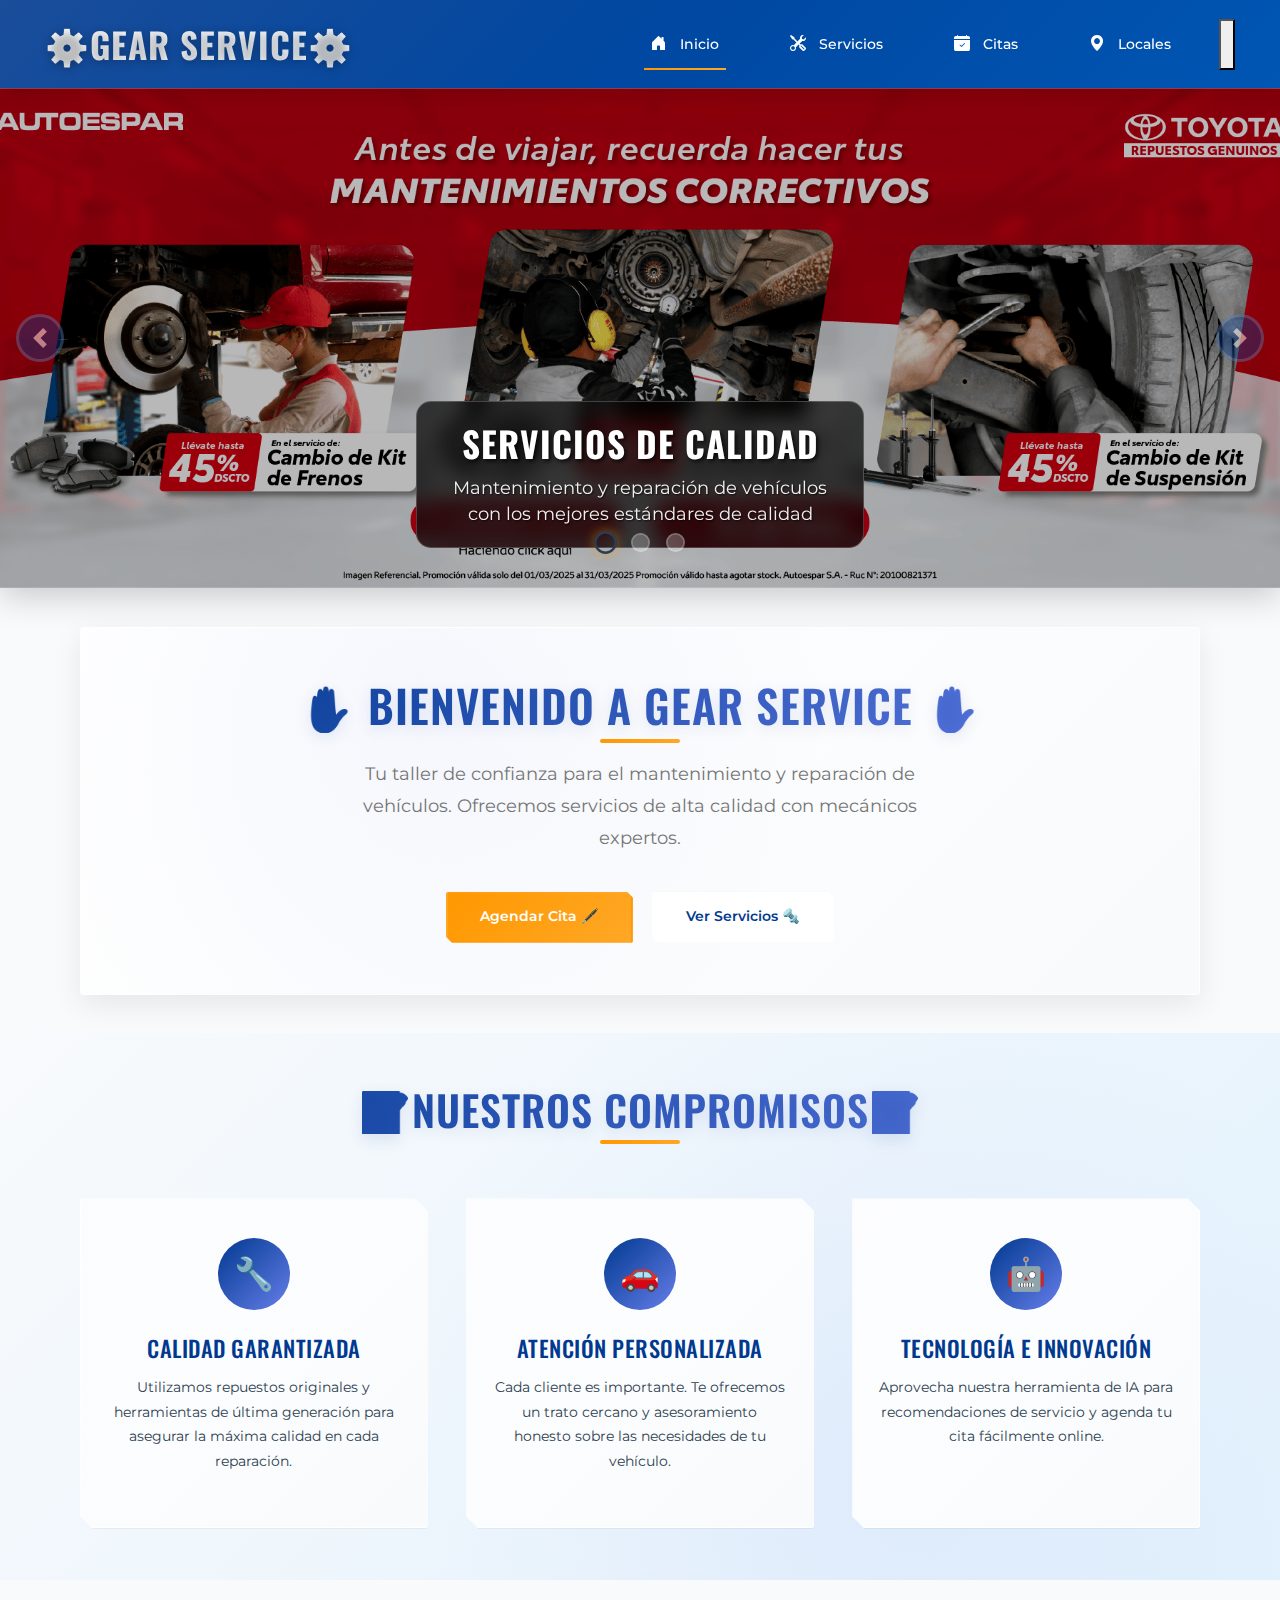
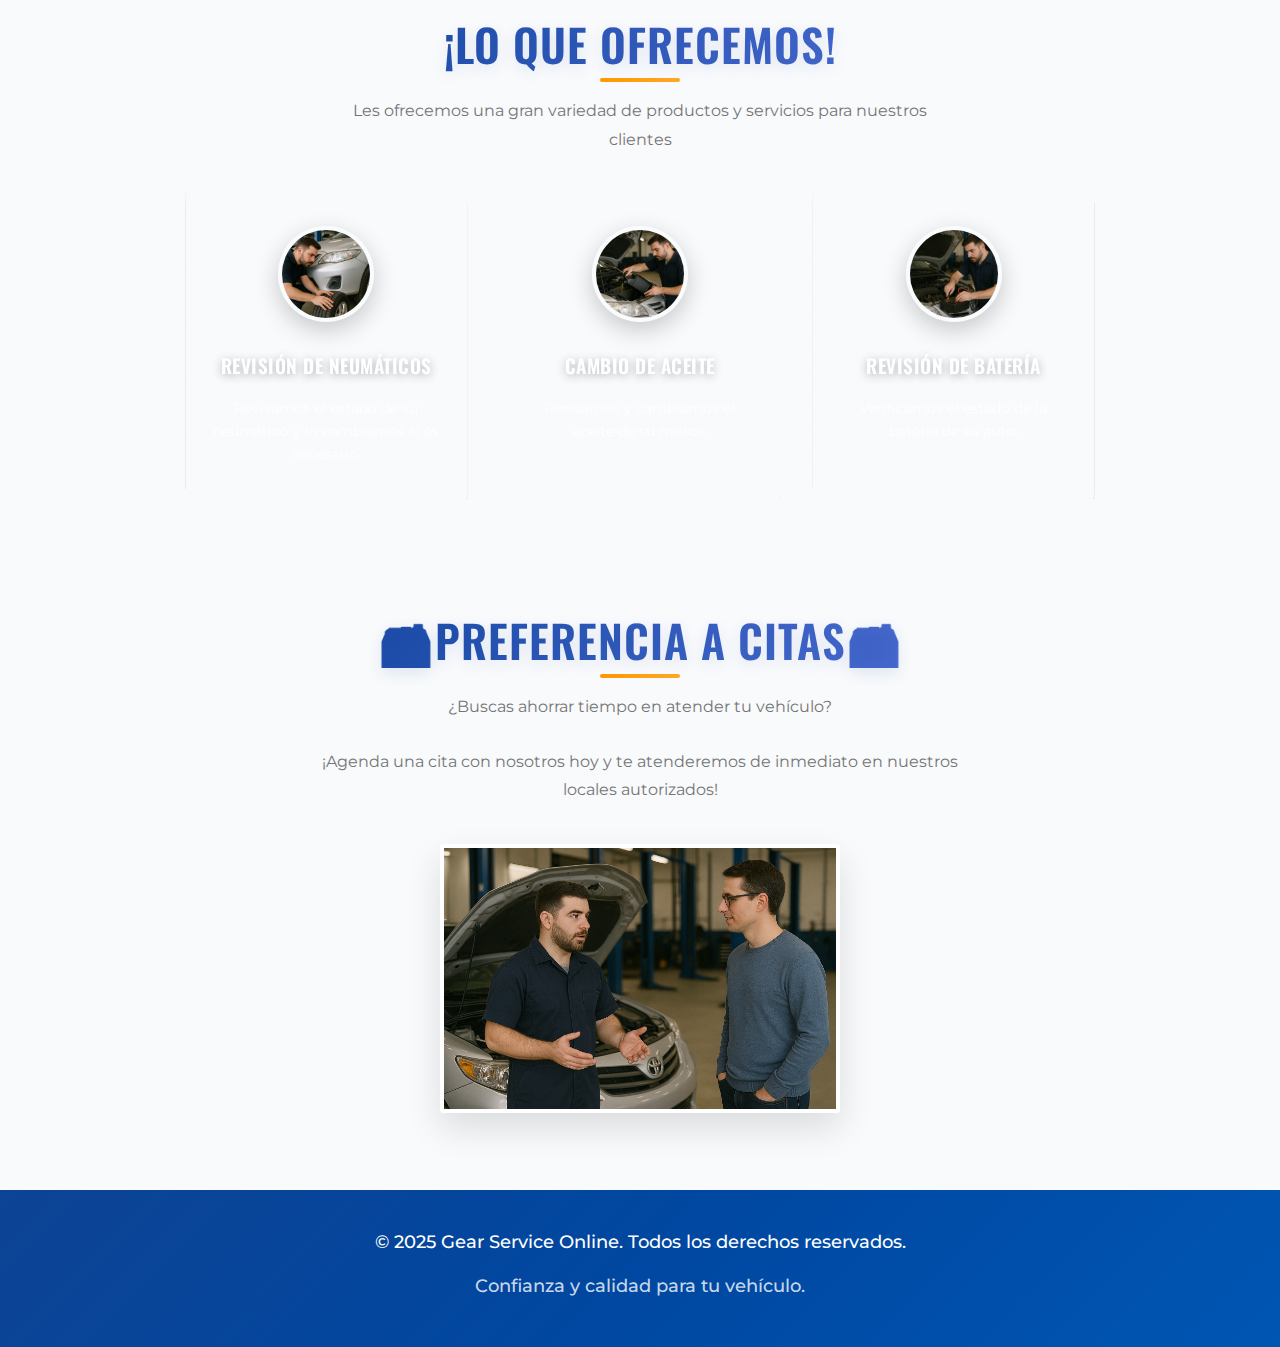
<file: html/index.html>
<!DOCTYPE html>
<html lang="es">

<head>
    <meta charset="UTF-8">
    <meta name="viewport" content="width=device-width, initial-scale=1.0">
    <title>GearService</title>
    <link rel="stylesheet" href="https://stackpath.bootstrapcdn.com/bootstrap/4.5.2/css/bootstrap.min.css">
    <link href="https://cdn.jsdelivr.net/npm/bootstrap-icons@1.10.5/font/bootstrap-icons.css" rel="stylesheet">
    <link rel="stylesheet" href="../css/navbar.css">
    <link rel="stylesheet" href="../css/index.css">

</head>

<body>
    <header>
        <div class="logo">
            ⚙️Gear Service⚙️
        </div>
        <nav>
            <a href="index.html" class="active" id="nav-inicio"><i class="bi bi-house-door-fill"></i> Inicio</a>
            <a href="servicios.html" id="nav-servicios"><i class="bi bi-tools"></i> Servicios</a>
            <a href="citas.html" id="nav-citas"><i class="bi bi-calendar-check-fill"></i> Citas</a>
            <a href="local.html" id="nav-locales"><i class="bi bi-geo-alt-fill"></i> Locales</a>
            <button class="theme-toggle" aria-label="Cambiar tema día/noche">
                <div class="theme-toggle-inner">
                    <div class="theme-toggle-switch"></div>
                </div>
            </button>
        </nav>
    </header>

    <main>
        <div class="carousel-wrapper">
            <div id="carouselExampleIndicators" class="carousel slide" data-ride="carousel">
        <ol class="carousel-indicators">
            <li data-target="#carouselExampleIndicators" data-slide-to="0" class="active"></li>
            <li data-target="#carouselExampleIndicators" data-slide-to="1"></li>
            <li data-target="#carouselExampleIndicators" data-slide-to="2"></li>
        </ol>
        <div class="carousel-inner">
            <div class="carousel-item active">
                <img class="d-block w-100" src="../img/1banner.png" alt="Primer slide">
                <div class="carousel-caption">
                    <h3>Servicios de Calidad</h3>
                    <p>Mantenimiento y reparación de vehículos con los mejores estándares de calidad</p>
                </div>
            </div>
            <div class="carousel-item">
                <img class="d-block w-100" src="../img/2banner.png" alt="Segundo slide">
                <div class="carousel-caption">
                    <h3>Tecnología Avanzada</h3>
                    <p>Equipos de última generación para diagnósticos precisos y reparaciones eficientes</p>
                </div>
            </div>
            <div class="carousel-item">
                <img class="d-block w-100" src="../img/3banner.png" alt="Tercer slide">
                <div class="carousel-caption">
                    <h3>Expertos en Mecánica</h3>
                    <p>Mecánicos certificados con años de experiencia para cuidar tu vehículo</p>
                </div>
            </div>
        </div>
        <a class="carousel-control-prev" href="#carouselExampleIndicators" role="button" data-slide="prev">
            <span class="carousel-control-prev-icon" aria-hidden="true"></span>
            <span class="sr-only">Anterior</span>
        </a>
        <a class="carousel-control-next" href="#carouselExampleIndicators" role="button" data-slide="next">
            <span class="carousel-control-next-icon" aria-hidden="true"></span>
            <span class="sr-only">Siguiente</span>
        </a>
    </div>
        </div>
        <section class="bienvenida">
            <h1>✋ Bienvenido a Gear Service ✋</h1>
            <p class="descripcion">
                Tu taller de confianza para el mantenimiento y reparación de vehículos. Ofrecemos servicios de alta
                calidad con mecánicos expertos.
            </p>
            <div class="botones">
                <a href="citas.html" class="btn btn-primario">Agendar Cita 🖋️</a>
                <a href="servicios.html" class="btn btn-secundario">Ver Servicios 🔩</a>
            </div>
        </section>
        <section class="compromisos">
            <h1>📝Nuestros Compromisos📝</h1><br>
            <div class="contenedor-cartas">
                <div class="carta">
                    <div class="icono">🔧</div>
                    <h3>Calidad Garantizada</h3>
                    <p>Utilizamos repuestos originales y herramientas de última generación para asegurar la máxima
                        calidad en cada reparación.</p>
                </div>
                <div class="carta">
                    <div class="icono">🚗</div>
                    <h3>Atención Personalizada</h3>
                    <p>Cada cliente es importante. Te ofrecemos un trato cercano y asesoramiento honesto sobre las
                        necesidades de tu vehículo.</p>
                </div>
                <div class="carta">
                    <div class="icono">🤖</div>
                    <h3>Tecnología e Innovación</h3>
                    <p>Aprovecha nuestra herramienta de IA para recomendaciones de servicio y agenda tu cita
                        fácilmente online.</p>
                </div>
            </div>
        </section>

        <section class="servicios-principales">
            <h1>¡Lo que Ofrecemos!</h1>
        <p class="descripcion">Les ofrecemos una gran variedad de productos y servicios para nuestros clientes</p>
        <div class="tarjetas-servicios">
            <div class="tarjeta">
                <img src="../img/neumaticos.png" alt="Neumáticos" class="tarjeta-img">
                <h2>Revisión de neumáticos</h2>
                <p>Revisamos el estado de su neumático y lo cambiamos si es necesario.</p>
            </div>
            <div class="tarjeta">
                <img src="../img/aceite.png" alt="Aceite" class="tarjeta-img">
                <h2>Cambio de aceite</h2>
                <p>Revisamos y cambiamos el aceite de su motor.</p>
            </div>
            <div class="tarjeta">
                <img src="../img/bateria.png" alt="Batería" class="tarjeta-img">
                <h2>Revisión de batería</h2>
                <p>Verificamos el estado de la batería de su auto.</p>
            </div>            </div>
        </section>

        <section class="citas-promocion">
            <h1>🗃️Preferencia a Citas🗃️</h1>
            <p class="descripcion">¿Buscas ahorrar tiempo en atender tu vehículo?</p>
            <p class="descripcion">¡Agenda una cita con nosotros hoy y te atenderemos de inmediato en nuestros locales
                autorizados!</p>
            <img src="../img/cita hoy.png" alt="Saca tu cita hoy" class="imagen-marco">
        </section>
    </main>

    <footer class="footer">
        <div class="footer-container">
            <p>&copy; 2025 Gear Service Online. Todos los derechos reservados.</p>
            <p class="footer-sub">Confianza y calidad para tu vehículo.</p>
        </div>
    </footer>
    <script src="https://code.jquery.com/jquery-3.5.1.slim.min.js"></script>
    <script src="https://cdn.jsdelivr.net/npm/popper.js@1.16.1/dist/umd/popper.min.js"></script>
    <script src="https://stackpath.bootstrapcdn.com/bootstrap/4.5.2/js/bootstrap.min.js"></script>
    <script src="../js/theme-toggle.js"></script>
</body>

</html>
</file>
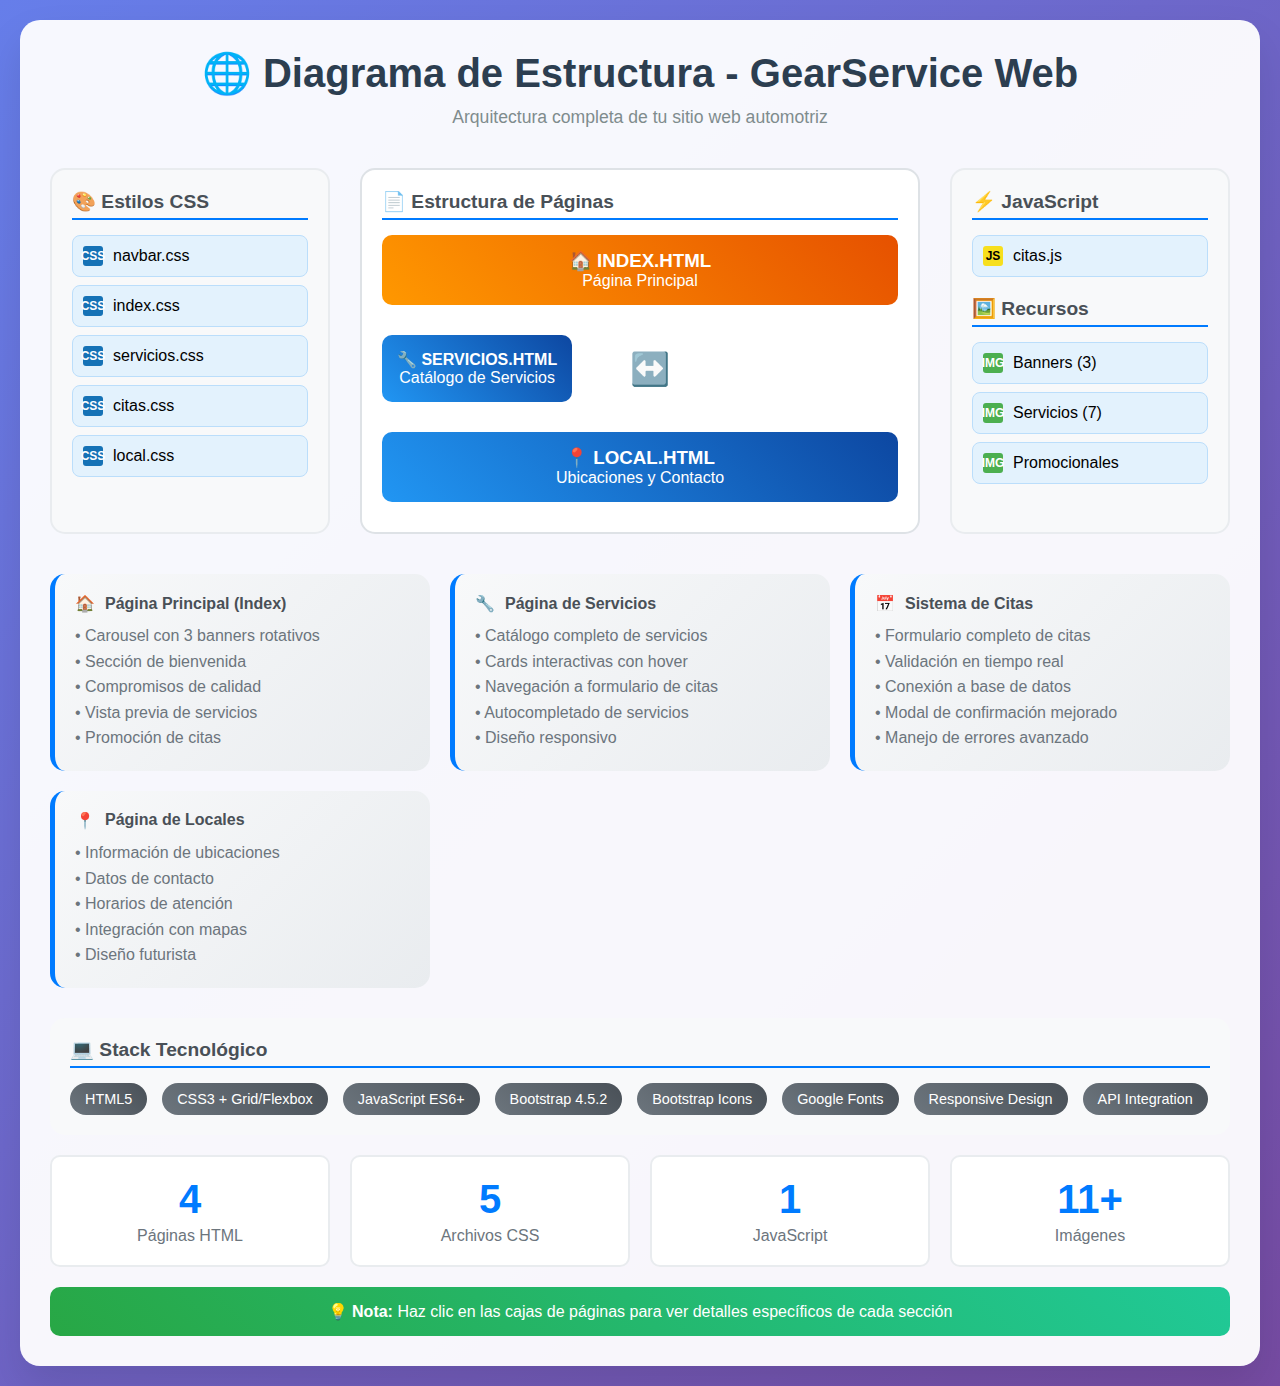
<file: diagrama-web.html>
<!DOCTYPE html>
<html lang="es">
<head>
    <meta charset="UTF-8">
    <meta name="viewport" content="width=device-width, initial-scale=1.0">
    <title>Diagrama de Estructura - GearService Web</title>
    <style>
        * {
            margin: 0;
            padding: 0;
            box-sizing: border-box;
        }

        body {
            font-family: 'Segoe UI', Tahoma, Geneva, Verdana, sans-serif;
            background: linear-gradient(135deg, #667eea 0%, #764ba2 100%);
            min-height: 100vh;
            padding: 20px;
        }

        .container {
            max-width: 1400px;
            margin: 0 auto;
            background: rgba(255, 255, 255, 0.95);
            border-radius: 20px;
            padding: 30px;
            box-shadow: 0 20px 40px rgba(0, 0, 0, 0.1);
        }

        h1 {
            text-align: center;
            color: #2c3e50;
            margin-bottom: 10px;
            font-size: 2.5rem;
        }

        .subtitle {
            text-align: center;
            color: #7f8c8d;
            margin-bottom: 40px;
            font-size: 1.1rem;
        }

        .diagram-container {
            display: grid;
            grid-template-columns: 1fr 2fr 1fr;
            gap: 30px;
            margin-bottom: 40px;
        }

        .sidebar {
            background: #f8f9fa;
            border-radius: 15px;
            padding: 20px;
            border: 2px solid #e9ecef;
        }

        .main-flow {
            background: #fff;
            border-radius: 15px;
            padding: 20px;
            border: 2px solid #dee2e6;
        }

        .section-title {
            font-size: 1.2rem;
            font-weight: bold;
            color: #495057;
            margin-bottom: 15px;
            border-bottom: 2px solid #007bff;
            padding-bottom: 5px;
        }

        .page-box {
            background: linear-gradient(45deg, #2196F3, #0D47A1);
            color: white;
            padding: 15px;
            border-radius: 10px;
            margin: 10px 0;
            cursor: pointer;
            transition: all 0.3s ease;
            text-align: center;
            position: relative;
        }

        .page-box:hover {
            transform: translateY(-3px);
            box-shadow: 0 8px 20px rgba(33, 150, 243, 0.3);
        }

        .page-box.active-page {
            background: linear-gradient(45deg, #FF9800, #E65100);
        }

        .file-item {
            background: #e3f2fd;
            border: 1px solid #bbdefb;
            border-radius: 8px;
            padding: 10px;
            margin: 8px 0;
            display: flex;
            align-items: center;
            gap: 10px;
            transition: all 0.3s ease;
        }

        .file-item:hover {
            background: #bbdefb;
            transform: translateX(5px);
        }

        .file-icon {
            width: 20px;
            height: 20px;
            border-radius: 3px;
            display: flex;
            align-items: center;
            justify-content: center;
            font-size: 12px;
            font-weight: bold;
            color: white;
        }

        .html-icon { background: #e34c26; }
        .css-icon { background: #1572b6; }
        .js-icon { background: #f7df1e; color: #000; }
        .img-icon { background: #4caf50; }

        .navigation-flow {
            display: flex;
            justify-content: space-between;
            align-items: center;
            margin: 20px 0;
            flex-wrap: wrap;
            gap: 10px;
        }

        .nav-arrow {
            font-size: 2rem;
            color: #007bff;
            animation: pulse 2s infinite;
        }

        @keyframes pulse {
            0%, 100% { opacity: 0.6; }
            50% { opacity: 1; }
        }

        .features-grid {
            display: grid;
            grid-template-columns: repeat(auto-fit, minmax(300px, 1fr));
            gap: 20px;
            margin-top: 30px;
        }

        .feature-card {
            background: linear-gradient(135deg, #f8f9fa 0%, #e9ecef 100%);
            border-radius: 15px;
            padding: 20px;
            border-left: 5px solid #007bff;
            transition: all 0.3s ease;
        }

        .feature-card:hover {
            transform: translateY(-5px);
            box-shadow: 0 10px 25px rgba(0, 0, 0, 0.1);
        }

        .feature-title {
            color: #495057;
            font-weight: bold;
            margin-bottom: 10px;
            display: flex;
            align-items: center;
            gap: 10px;
        }

        .feature-description {
            color: #6c757d;
            line-height: 1.6;
        }

        .tech-stack {
            background: #f8f9fa;
            border-radius: 15px;
            padding: 20px;
            margin-top: 30px;
        }

        .tech-items {
            display: flex;
            flex-wrap: wrap;
            gap: 15px;
            margin-top: 15px;
        }

        .tech-badge {
            background: linear-gradient(45deg, #6c757d, #495057);
            color: white;
            padding: 8px 15px;
            border-radius: 20px;
            font-size: 0.9rem;
            font-weight: 500;
        }

        .stats-container {
            display: grid;
            grid-template-columns: repeat(auto-fit, minmax(200px, 1fr));
            gap: 20px;
            margin-top: 20px;
        }

        .stat-box {
            background: white;
            border-radius: 10px;
            padding: 20px;
            text-align: center;
            border: 2px solid #e9ecef;
        }

        .stat-number {
            font-size: 2.5rem;
            font-weight: bold;
            color: #007bff;
        }

        .stat-label {
            color: #6c757d;
            margin-top: 5px;
        }

        .interactive-note {
            background: linear-gradient(45deg, #28a745, #20c997);
            color: white;
            padding: 15px;
            border-radius: 10px;
            margin-top: 20px;
            text-align: center;
        }

        @media (max-width: 768px) {
            .diagram-container {
                grid-template-columns: 1fr;
            }
            
            .navigation-flow {
                flex-direction: column;
            }
        }
    </style>
</head>
<body>
    <div class="container">
        <h1>🌐 Diagrama de Estructura - GearService Web</h1>
        <p class="subtitle">Arquitectura completa de tu sitio web automotriz</p>

        <div class="diagram-container">
            <!-- Sidebar Izquierdo - Archivos CSS -->
            <div class="sidebar">
                <div class="section-title">🎨 Estilos CSS</div>
                <div class="file-item">
                    <div class="file-icon css-icon">CSS</div>
                    <span>navbar.css</span>
                </div>
                <div class="file-item">
                    <div class="file-icon css-icon">CSS</div>
                    <span>index.css</span>
                </div>
                <div class="file-item">
                    <div class="file-icon css-icon">CSS</div>
                    <span>servicios.css</span>
                </div>
                <div class="file-item">
                    <div class="file-icon css-icon">CSS</div>
                    <span>citas.css</span>
                </div>
                <div class="file-item">
                    <div class="file-icon css-icon">CSS</div>
                    <span>local.css</span>
                </div>
            </div>

            <!-- Flujo Principal - Páginas HTML -->
            <div class="main-flow">
                <div class="section-title">📄 Estructura de Páginas</div>
                
                <div class="page-box active-page" onclick="showPageDetails('index')">
                    <h3>🏠 INDEX.HTML</h3>
                    <p>Página Principal</p>
                </div>

                <div class="navigation-flow">
                    <div class="page-box" onclick="showPageDetails('servicios')">
                        <h4>🔧 SERVICIOS.HTML</h4>
                        <p>Catálogo de Servicios</p>
                    </div>
                    
                    <div class="nav-arrow">↔️</div>
                    
                    <div class="page-box" onclick="showPageDetails('citas')">
                        <h4>📅 CITAS.HTML</h4>
                        <p>Formulario de Citas</p>
                    </div>
                </div>

                <div class="page-box" onclick="showPageDetails('local')">
                    <h3>📍 LOCAL.HTML</h3>
                    <p>Ubicaciones y Contacto</p>
                </div>
            </div>

            <!-- Sidebar Derecho - JavaScript e Imágenes -->
            <div class="sidebar">
                <div class="section-title">⚡ JavaScript</div>
                <div class="file-item">
                    <div class="file-icon js-icon">JS</div>
                    <span>citas.js</span>
                </div>
                
                <div class="section-title" style="margin-top: 20px;">🖼️ Recursos</div>
                <div class="file-item">
                    <div class="file-icon img-icon">IMG</div>
                    <span>Banners (3)</span>
                </div>
                <div class="file-item">
                    <div class="file-icon img-icon">IMG</div>
                    <span>Servicios (7)</span>
                </div>
                <div class="file-item">
                    <div class="file-icon img-icon">IMG</div>
                    <span>Promocionales</span>
                </div>
            </div>
        </div>

        <!-- Características Principales -->
        <div class="features-grid">
            <div class="feature-card">
                <div class="feature-title">
                    🏠 <span>Página Principal (Index)</span>
                </div>
                <div class="feature-description">
                    • Carousel con 3 banners rotativos<br>
                    • Sección de bienvenida<br>
                    • Compromisos de calidad<br>
                    • Vista previa de servicios<br>
                    • Promoción de citas
                </div>
            </div>

            <div class="feature-card">
                <div class="feature-title">
                    🔧 <span>Página de Servicios</span>
                </div>
                <div class="feature-description">
                    • Catálogo completo de servicios<br>
                    • Cards interactivas con hover<br>
                    • Navegación a formulario de citas<br>
                    • Autocompletado de servicios<br>
                    • Diseño responsivo
                </div>
            </div>

            <div class="feature-card">
                <div class="feature-title">
                    📅 <span>Sistema de Citas</span>
                </div>
                <div class="feature-description">
                    • Formulario completo de citas<br>
                    • Validación en tiempo real<br>
                    • Conexión a base de datos<br>
                    • Modal de confirmación mejorado<br>
                    • Manejo de errores avanzado
                </div>
            </div>

            <div class="feature-card">
                <div class="feature-title">
                    📍 <span>Página de Locales</span>
                </div>
                <div class="feature-description">
                    • Información de ubicaciones<br>
                    • Datos de contacto<br>
                    • Horarios de atención<br>
                    • Integración con mapas<br>
                    • Diseño futurista
                </div>
            </div>
        </div>

        <!-- Stack Tecnológico -->
        <div class="tech-stack">
            <div class="section-title">💻 Stack Tecnológico</div>
            <div class="tech-items">
                <div class="tech-badge">HTML5</div>
                <div class="tech-badge">CSS3 + Grid/Flexbox</div>
                <div class="tech-badge">JavaScript ES6+</div>
                <div class="tech-badge">Bootstrap 4.5.2</div>
                <div class="tech-badge">Bootstrap Icons</div>
                <div class="tech-badge">Google Fonts</div>
                <div class="tech-badge">Responsive Design</div>
                <div class="tech-badge">API Integration</div>
            </div>
        </div>

        <!-- Estadísticas del Proyecto -->
        <div class="stats-container">
            <div class="stat-box">
                <div class="stat-number">4</div>
                <div class="stat-label">Páginas HTML</div>
            </div>
            <div class="stat-box">
                <div class="stat-number">5</div>
                <div class="stat-label">Archivos CSS</div>
            </div>
            <div class="stat-box">
                <div class="stat-number">1</div>
                <div class="stat-label">JavaScript</div>
            </div>
            <div class="stat-box">
                <div class="stat-number">11+</div>
                <div class="stat-label">Imágenes</div>
            </div>
        </div>

        <div class="interactive-note">
            💡 <strong>Nota:</strong> Haz clic en las cajas de páginas para ver detalles específicos de cada sección
        </div>
    </div>

    <script>
        function showPageDetails(page) {
            const details = {
                index: {
                    title: "🏠 Página Principal",
                    content: `
                        <h3>Secciones principales:</h3>
                        <ul>
                            <li><strong>Header:</strong> Navbar con navegación</li>
                            <li><strong>Carousel:</strong> 3 banners rotativos</li>
                            <li><strong>Bienvenida:</strong> Introducción y botones CTA</li>
                            <li><strong>Compromisos:</strong> 3 cards con valores</li>
                            <li><strong>Servicios:</strong> Vista previa de servicios</li>
                            <li><strong>Citas:</strong> Promoción de agendamiento</li>
                            <li><strong>Footer:</strong> Información corporativa</li>
                        </ul>
                    `
                },
                servicios: {
                    title: "🔧 Página de Servicios",
                    content: `
                        <h3>Características:</h3>
                        <ul>
                            <li><strong>Grid de servicios:</strong> 7 servicios principales</li>
                            <li><strong>Cards interactivas:</strong> Hover effects y animaciones</li>
                            <li><strong>Navegación:</strong> Enlaces directos a citas</li>
                            <li><strong>Autocompletado:</strong> Servicios se preseleccionan</li>
                            <li><strong>Responsive:</strong> Adaptable a móviles</li>
                        </ul>
                    `
                },
                citas: {
                    title: "📅 Sistema de Citas",
                    content: `
                        <h3>Funcionalidades avanzadas:</h3>
                        <ul>
                            <li><strong>Formulario completo:</strong> Datos personales y vehículo</li>
                            <li><strong>Validación:</strong> Tiempo real y patrones</li>
                            <li><strong>API Integration:</strong> Envío a base de datos</li>
                            <li><strong>Modal mejorado:</strong> Sin blur, completamente nítido</li>
                            <li><strong>Error handling:</strong> Mensajes específicos</li>
                        </ul>
                    `
                },
                local: {
                    title: "📍 Página de Locales",
                    content: `
                        <h3>Información de contacto:</h3>
                        <ul>
                            <li><strong>Ubicaciones:</strong> Direcciones de talleres</li>
                            <li><strong>Horarios:</strong> Atención por días</li>
                            <li><strong>Contacto:</strong> Teléfonos y emails</li>
                            <li><strong>Mapas:</strong> Integración geográfica</li>
                            <li><strong>Diseño futurista:</strong> Clip-path y gradientes</li>
                        </ul>
                    `
                }
            };

            const selectedDetails = details[page];
            alert(`${selectedDetails.title}\n\n${selectedDetails.content.replace(/<[^>]*>/g, '').replace(/&[^;]*;/g, '')}`);
        }

        // Animación de carga
        window.addEventListener('load', function() {
            const boxes = document.querySelectorAll('.page-box, .file-item, .feature-card');
            boxes.forEach((box, index) => {
                setTimeout(() => {
                    box.style.opacity = '0';
                    box.style.transform = 'translateY(20px)';
                    box.style.transition = 'all 0.5s ease';
                    
                    setTimeout(() => {
                        box.style.opacity = '1';
                        box.style.transform = 'translateY(0)';
                    }, 100);
                }, index * 100);
            });
        });
    </script>
</body>
</html>
</file>
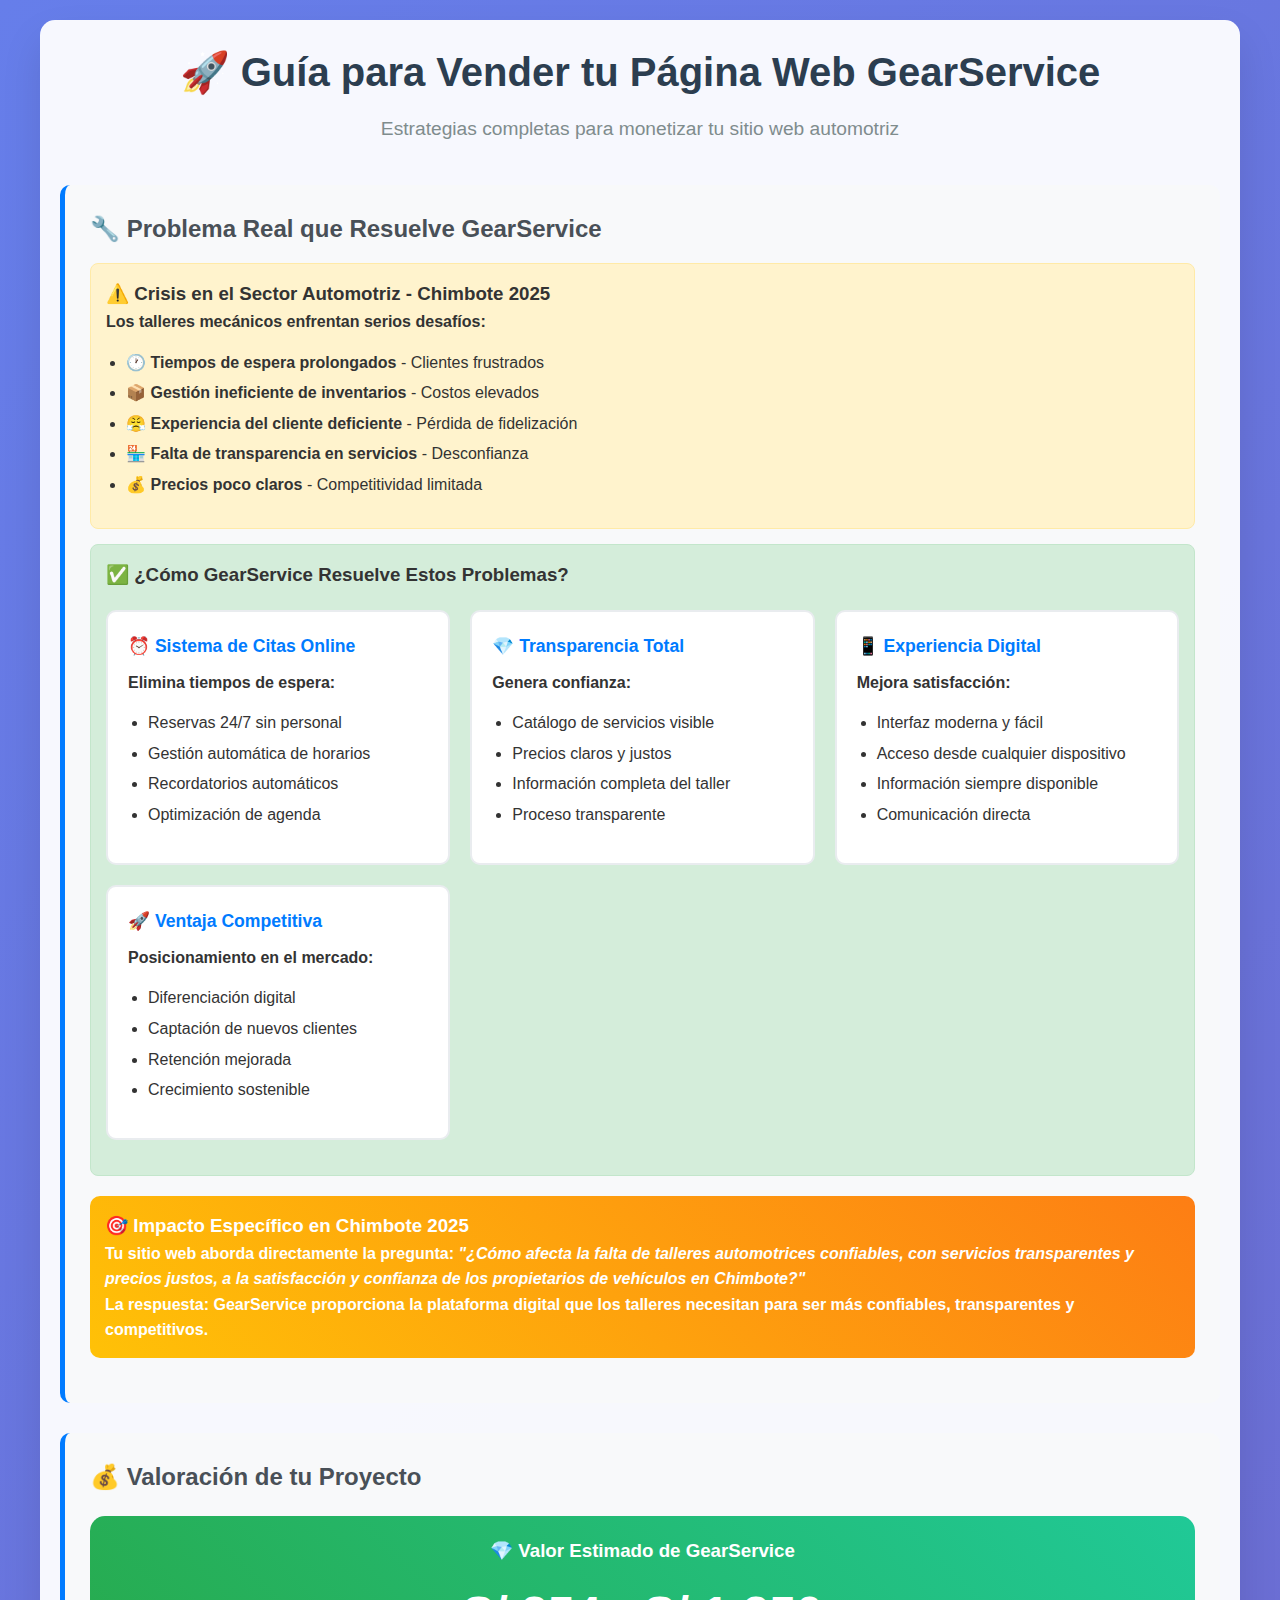
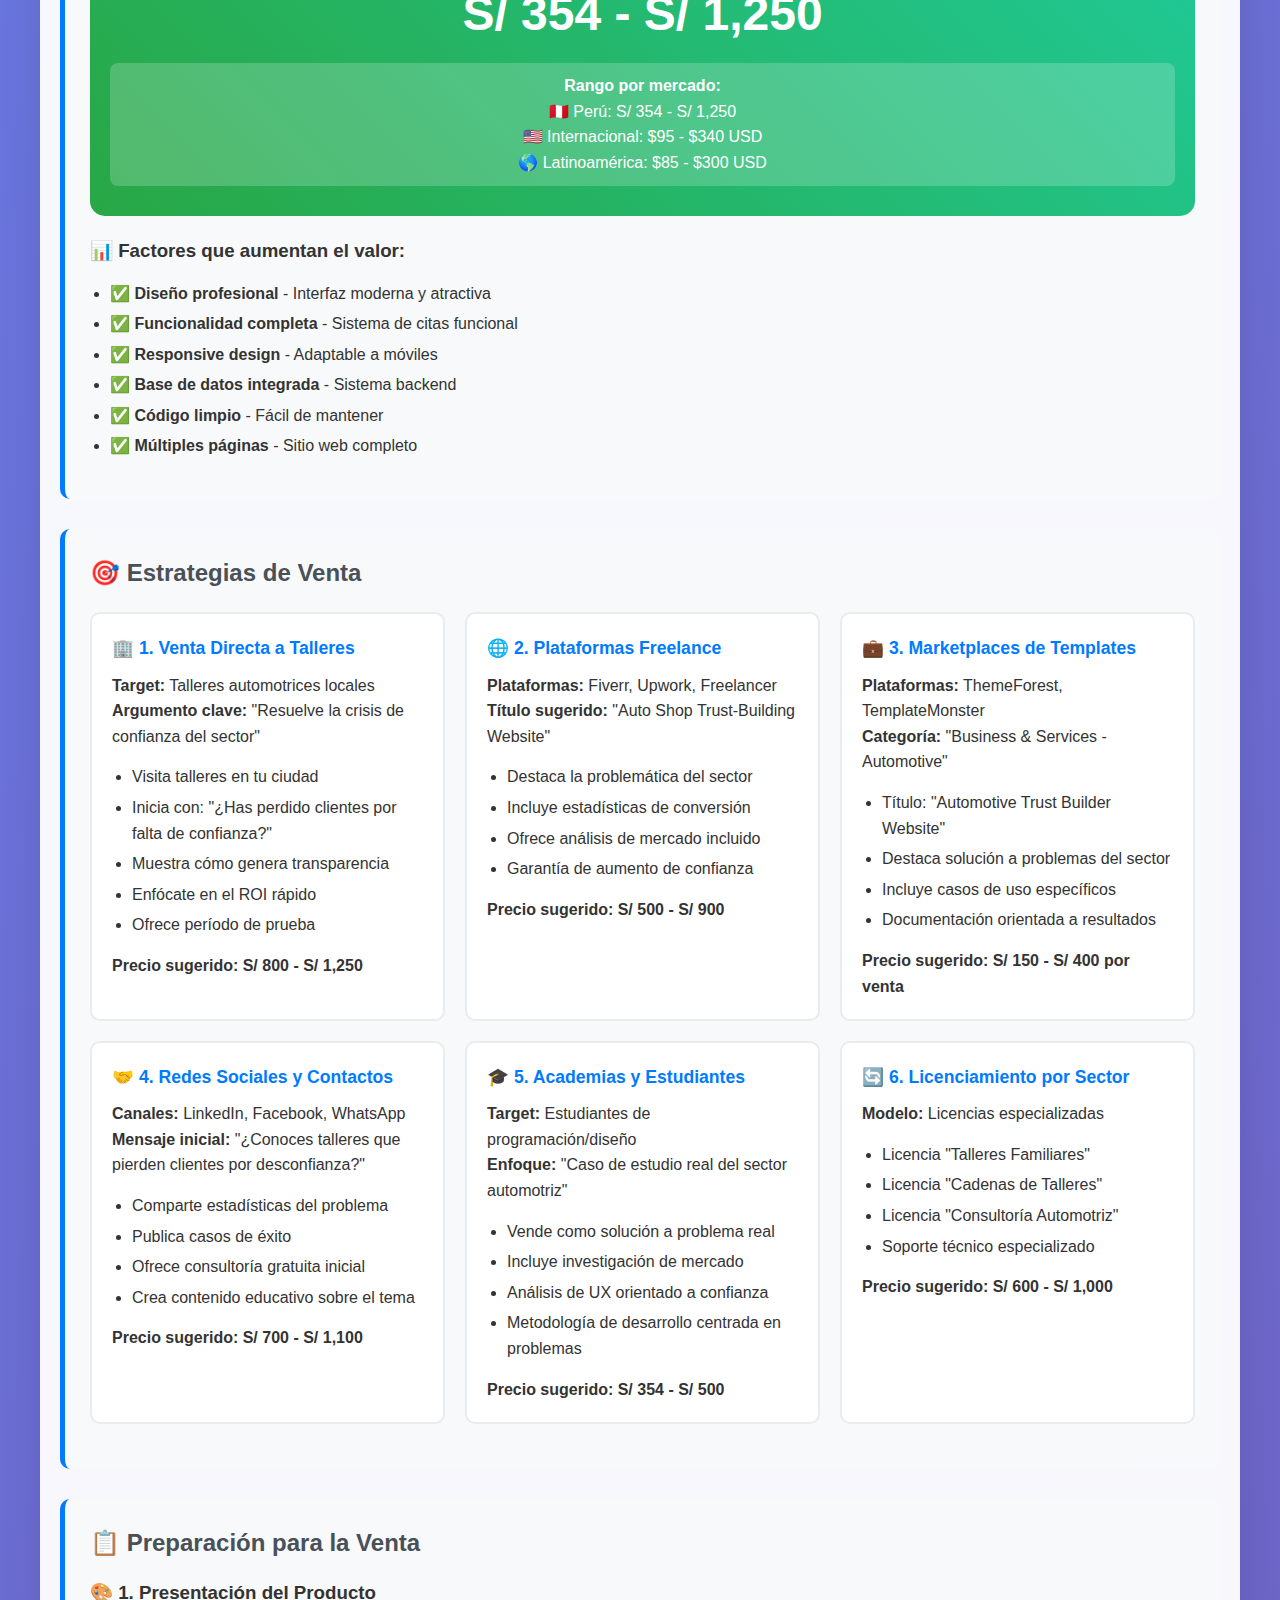
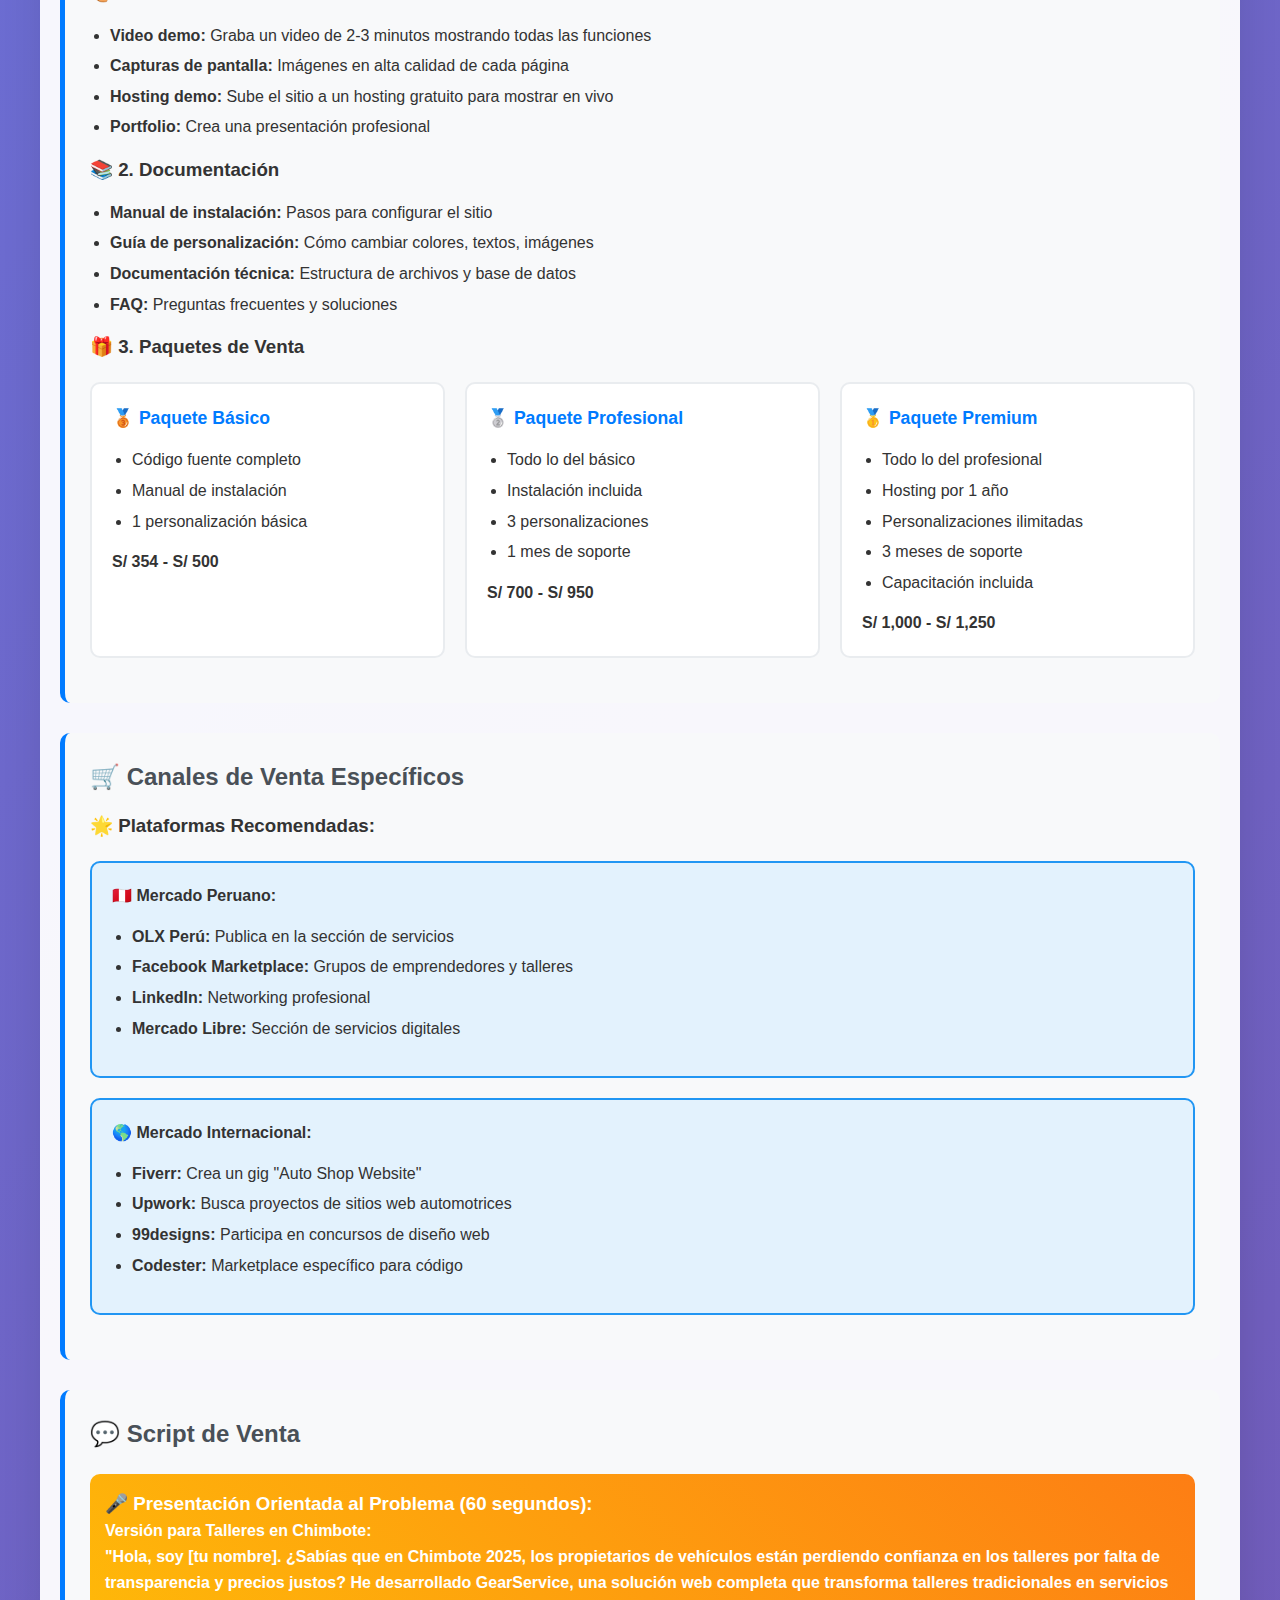
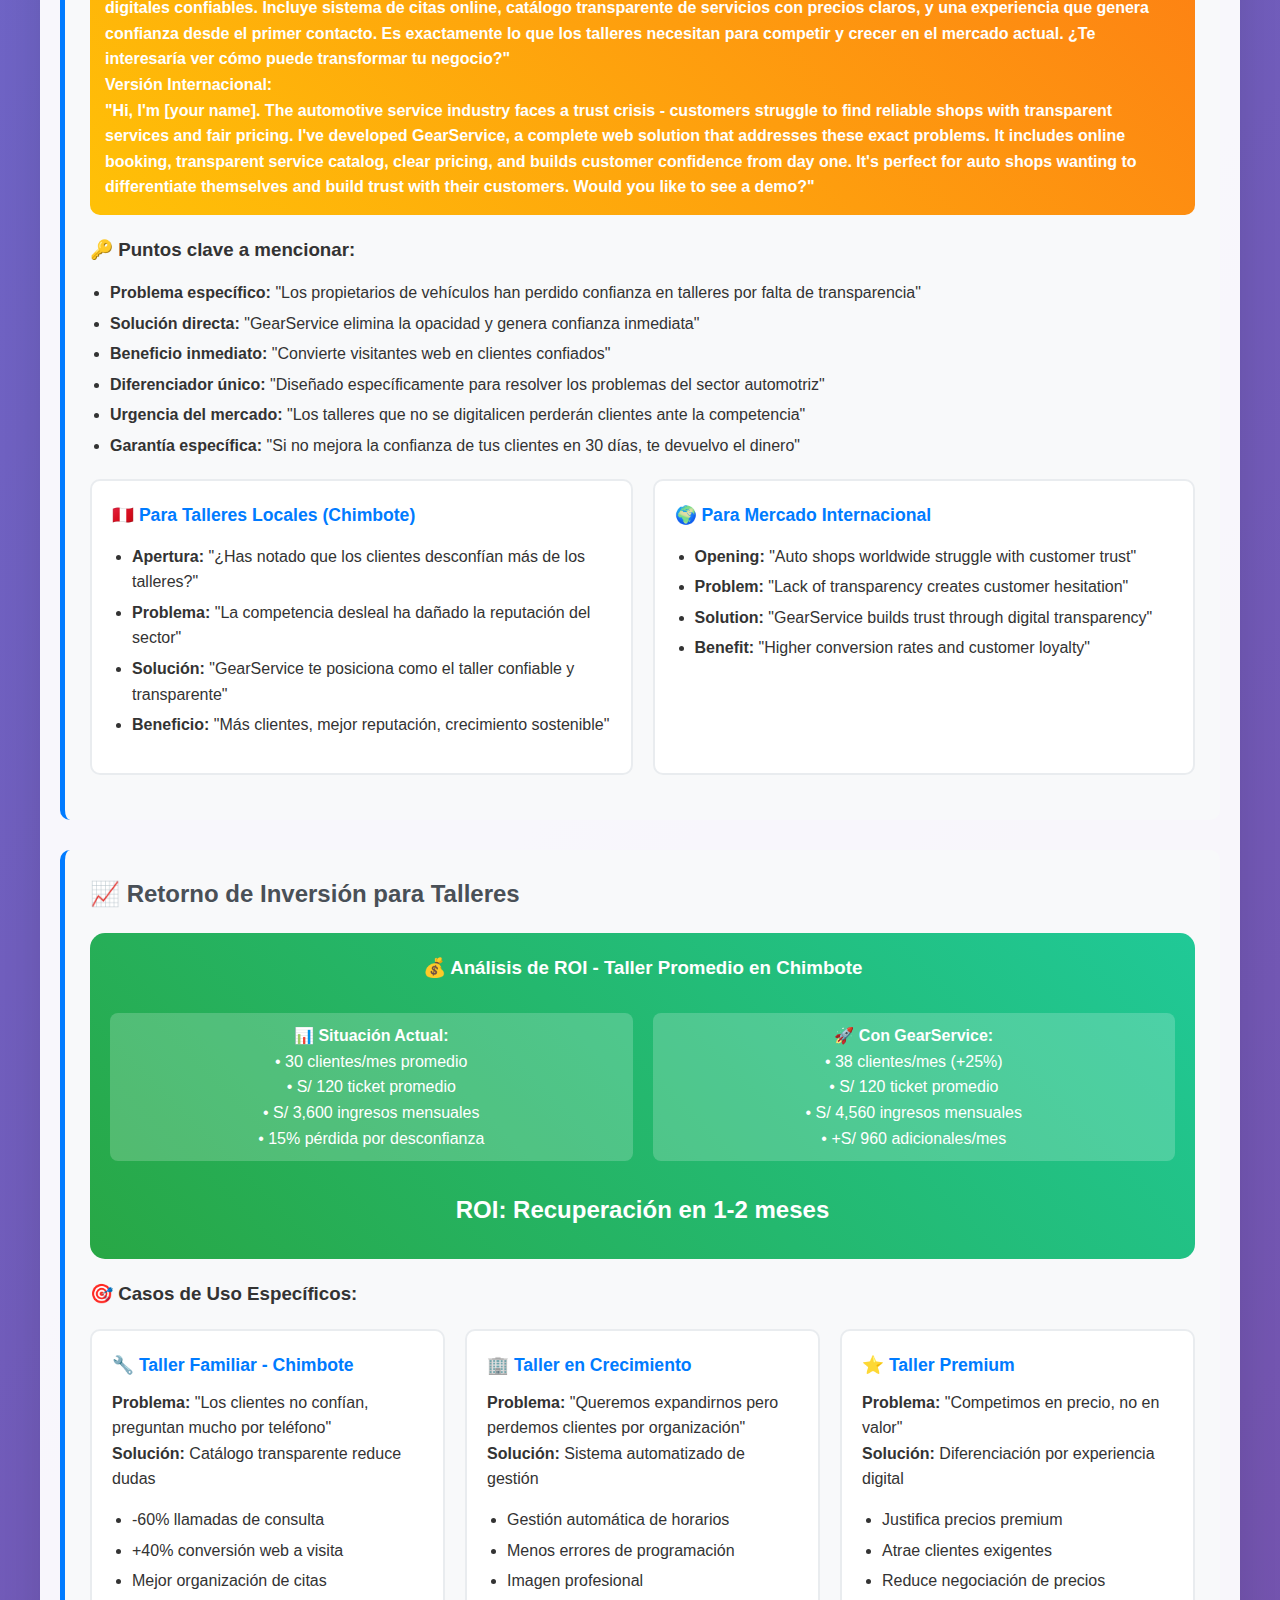
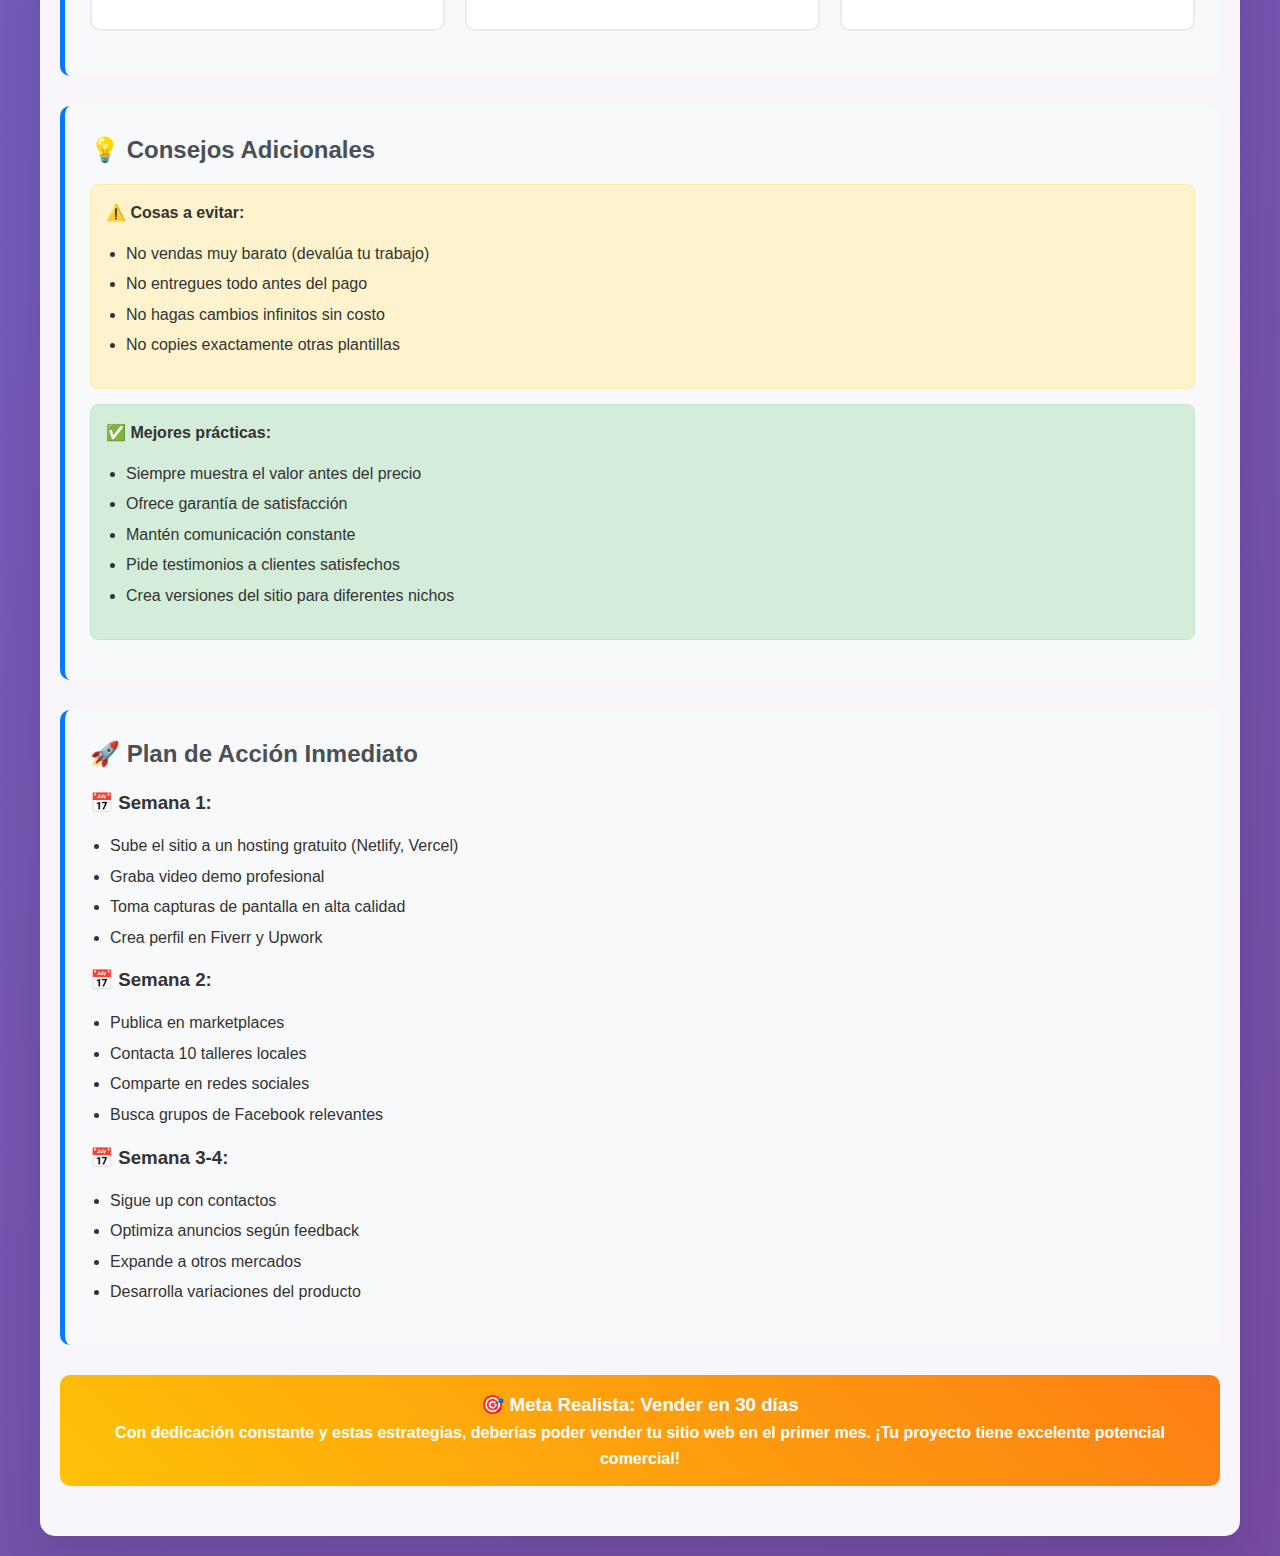
<file: guia-venta-web.html>
<!DOCTYPE html>
<html lang="es">
<head>
    <meta charset="UTF-8">
    <meta name="viewport" content="width=device-width, initial-scale=1.0">
    <title>🚀 Guía para Vender tu Página Web GearService</title>
    <style>
        * {
            margin: 0;
            padding: 0;
            box-sizing: border-box;
        }

        body {
            font-family: 'Segoe UI', Tahoma, Geneva, Verdana, sans-serif;
            line-height: 1.6;
            color: #333;
            background: linear-gradient(135deg, #667eea 0%, #764ba2 100%);
            min-height: 100vh;
        }

        .container {
            max-width: 1200px;
            margin: 0 auto;
            padding: 20px;
            background: rgba(255, 255, 255, 0.95);
            margin-top: 20px;
            margin-bottom: 20px;
            border-radius: 15px;
            box-shadow: 0 20px 40px rgba(0, 0, 0, 0.1);
        }

        h1 {
            color: #2c3e50;
            text-align: center;
            margin-bottom: 10px;
            font-size: 2.5rem;
        }

        .subtitle {
            text-align: center;
            color: #7f8c8d;
            margin-bottom: 40px;
            font-size: 1.2rem;
        }

        .section {
            margin: 30px 0;
            padding: 25px;
            background: #f8f9fa;
            border-radius: 10px;
            border-left: 5px solid #007bff;
        }

        .section h2 {
            color: #495057;
            margin-bottom: 15px;
            display: flex;
            align-items: center;
            gap: 10px;
        }

        .price-card {
            background: linear-gradient(45deg, #28a745, #20c997);
            color: white;
            padding: 20px;
            border-radius: 15px;
            margin: 20px 0;
            text-align: center;
        }

        .price-amount {
            font-size: 3rem;
            font-weight: bold;
            margin: 10px 0;
        }

        .price-range {
            background: rgba(255, 255, 255, 0.2);
            padding: 10px;
            border-radius: 8px;
            margin: 10px 0;
        }

        .strategy-grid {
            display: grid;
            grid-template-columns: repeat(auto-fit, minmax(300px, 1fr));
            gap: 20px;
            margin: 20px 0;
        }

        .strategy-card {
            background: white;
            padding: 20px;
            border-radius: 10px;
            border: 2px solid #e9ecef;
            transition: all 0.3s ease;
        }

        .strategy-card:hover {
            transform: translateY(-5px);
            box-shadow: 0 10px 25px rgba(0, 0, 0, 0.1);
            border-color: #007bff;
        }

        .strategy-title {
            color: #007bff;
            font-weight: bold;
            margin-bottom: 10px;
            font-size: 1.1rem;
        }

        ul {
            margin: 15px 0;
            padding-left: 20px;
        }

        li {
            margin: 5px 0;
        }

        .highlight {
            background: linear-gradient(45deg, #ffc107, #fd7e14);
            color: white;
            padding: 15px;
            border-radius: 10px;
            margin: 20px 0;
            font-weight: bold;
        }

        .contact-info {
            background: #e3f2fd;
            padding: 20px;
            border-radius: 10px;
            margin: 20px 0;
            border: 2px solid #2196f3;
        }

        .warning {
            background: #fff3cd;
            border: 1px solid #ffeaa7;
            padding: 15px;
            border-radius: 8px;
            margin: 15px 0;
        }

        .success {
            background: #d4edda;
            border: 1px solid #c3e6cb;
            padding: 15px;
            border-radius: 8px;
            margin: 15px 0;
        }

        .action-button {
            background: linear-gradient(45deg, #007bff, #0056b3);
            color: white;
            padding: 12px 25px;
            border: none;
            border-radius: 25px;
            font-weight: bold;
            cursor: pointer;
            margin: 10px 5px;
            transition: all 0.3s ease;
        }

        .action-button:hover {
            transform: translateY(-2px);
            box-shadow: 0 5px 15px rgba(0, 123, 255, 0.3);
        }

        @media (max-width: 768px) {
            .container {
                margin: 10px;
                padding: 15px;
            }
            
            h1 {
                font-size: 2rem;
            }
            
            .strategy-grid {
                grid-template-columns: 1fr;
            }
        }
    </style>
</head>
<body>
    <div class="container">
        <h1>🚀 Guía para Vender tu Página Web GearService</h1>
        <p class="subtitle">Estrategias completas para monetizar tu sitio web automotriz</p>

        <!-- PROBLEMA QUE RESUELVE -->
        <div class="section">
            <h2>🔧 Problema Real que Resuelve GearService</h2>
            
            <div class="warning">
                <h3>⚠️ Crisis en el Sector Automotriz - Chimbote 2025</h3>
                <p><strong>Los talleres mecánicos enfrentan serios desafíos:</strong></p>
                <ul>
                    <li>🕐 <strong>Tiempos de espera prolongados</strong> - Clientes frustrados</li>
                    <li>📦 <strong>Gestión ineficiente de inventarios</strong> - Costos elevados</li>
                    <li>😤 <strong>Experiencia del cliente deficiente</strong> - Pérdida de fidelización</li>
                    <li>🏪 <strong>Falta de transparencia en servicios</strong> - Desconfianza</li>
                    <li>💰 <strong>Precios poco claros</strong> - Competitividad limitada</li>
                </ul>
            </div>

            <div class="success">
                <h3>✅ ¿Cómo GearService Resuelve Estos Problemas?</h3>
                <div class="strategy-grid">
                    <div class="strategy-card">
                        <div class="strategy-title">⏰ Sistema de Citas Online</div>
                        <p><strong>Elimina tiempos de espera:</strong></p>
                        <ul>
                            <li>Reservas 24/7 sin personal</li>
                            <li>Gestión automática de horarios</li>
                            <li>Recordatorios automáticos</li>
                            <li>Optimización de agenda</li>
                        </ul>
                    </div>

                    <div class="strategy-card">
                        <div class="strategy-title">💎 Transparencia Total</div>
                        <p><strong>Genera confianza:</strong></p>
                        <ul>
                            <li>Catálogo de servicios visible</li>
                            <li>Precios claros y justos</li>
                            <li>Información completa del taller</li>
                            <li>Proceso transparente</li>
                        </ul>
                    </div>

                    <div class="strategy-card">
                        <div class="strategy-title">📱 Experiencia Digital</div>
                        <p><strong>Mejora satisfacción:</strong></p>
                        <ul>
                            <li>Interfaz moderna y fácil</li>
                            <li>Acceso desde cualquier dispositivo</li>
                            <li>Información siempre disponible</li>
                            <li>Comunicación directa</li>
                        </ul>
                    </div>

                    <div class="strategy-card">
                        <div class="strategy-title">🚀 Ventaja Competitiva</div>
                        <p><strong>Posicionamiento en el mercado:</strong></p>
                        <ul>
                            <li>Diferenciación digital</li>
                            <li>Captación de nuevos clientes</li>
                            <li>Retención mejorada</li>
                            <li>Crecimiento sostenible</li>
                        </ul>
                    </div>
                </div>
            </div>

            <div class="highlight">
                <h3>🎯 Impacto Específico en Chimbote 2025</h3>
                <p><strong>Tu sitio web aborda directamente la pregunta:</strong> <em>"¿Cómo afecta la falta de talleres automotrices confiables, con servicios transparentes y precios justos, a la satisfacción y confianza de los propietarios de vehículos en Chimbote?"</em></p>
                <p><strong>La respuesta:</strong> GearService proporciona la plataforma digital que los talleres necesitan para ser más confiables, transparentes y competitivos.</p>
            </div>
        </div>

        <!-- VALORACIÓN DEL PROYECTO -->
        <div class="section">
            <h2>💰 Valoración de tu Proyecto</h2>
            
            <div class="price-card">
                <h3>💎 Valor Estimado de GearService</h3>
                <div class="price-amount">S/ 354 - S/ 1,250</div>
                <div class="price-range">
                    <strong>Rango por mercado:</strong><br>
                    🇵🇪 Perú: S/ 354 - S/ 1,250<br>
                    🇺🇸 Internacional: $95 - $340 USD<br>
                    🌎 Latinoamérica: $85 - $300 USD
                </div>
            </div>

            <h3>📊 Factores que aumentan el valor:</h3>
            <ul>
                <li>✅ <strong>Diseño profesional</strong> - Interfaz moderna y atractiva</li>
                <li>✅ <strong>Funcionalidad completa</strong> - Sistema de citas funcional</li>
                <li>✅ <strong>Responsive design</strong> - Adaptable a móviles</li>
                <li>✅ <strong>Base de datos integrada</strong> - Sistema backend</li>
                <li>✅ <strong>Código limpio</strong> - Fácil de mantener</li>
                <li>✅ <strong>Múltiples páginas</strong> - Sitio web completo</li>
            </ul>
        </div>

        <!-- ESTRATEGIAS DE VENTA -->
        <div class="section">
            <h2>🎯 Estrategias de Venta</h2>
            
            <div class="strategy-grid">
                <div class="strategy-card">
                    <div class="strategy-title">🏢 1. Venta Directa a Talleres</div>
                    <p><strong>Target:</strong> Talleres automotrices locales</p>
                    <p><strong>Argumento clave:</strong> "Resuelve la crisis de confianza del sector"</p>
                    <ul>
                        <li>Visita talleres en tu ciudad</li>
                        <li>Inicia con: "¿Has perdido clientes por falta de confianza?"</li>
                        <li>Muestra cómo genera transparencia</li>
                        <li>Enfócate en el ROI rápido</li>
                        <li>Ofrece período de prueba</li>
                    </ul>
                    <strong>Precio sugerido: S/ 800 - S/ 1,250</strong>
                </div>

                <div class="strategy-card">
                    <div class="strategy-title">🌐 2. Plataformas Freelance</div>
                    <p><strong>Plataformas:</strong> Fiverr, Upwork, Freelancer</p>
                    <p><strong>Título sugerido:</strong> "Auto Shop Trust-Building Website"</p>
                    <ul>
                        <li>Destaca la problemática del sector</li>
                        <li>Incluye estadísticas de conversión</li>
                        <li>Ofrece análisis de mercado incluido</li>
                        <li>Garantía de aumento de confianza</li>
                    </ul>
                    <strong>Precio sugerido: S/ 500 - S/ 900</strong>
                </div>

                <div class="strategy-card">
                    <div class="strategy-title">💼 3. Marketplaces de Templates</div>
                    <p><strong>Plataformas:</strong> ThemeForest, TemplateMonster</p>
                    <p><strong>Categoría:</strong> "Business & Services - Automotive"</p>
                    <ul>
                        <li>Título: "Automotive Trust Builder Website"</li>
                        <li>Destaca solución a problemas del sector</li>
                        <li>Incluye casos de uso específicos</li>
                        <li>Documentación orientada a resultados</li>
                    </ul>
                    <strong>Precio sugerido: S/ 150 - S/ 400 por venta</strong>
                </div>

                <div class="strategy-card">
                    <div class="strategy-title">🤝 4. Redes Sociales y Contactos</div>
                    <p><strong>Canales:</strong> LinkedIn, Facebook, WhatsApp</p>
                    <p><strong>Mensaje inicial:</strong> "¿Conoces talleres que pierden clientes por desconfianza?"</p>
                    <ul>
                        <li>Comparte estadísticas del problema</li>
                        <li>Publica casos de éxito</li>
                        <li>Ofrece consultoría gratuita inicial</li>
                        <li>Crea contenido educativo sobre el tema</li>
                    </ul>
                    <strong>Precio sugerido: S/ 700 - S/ 1,100</strong>
                </div>

                <div class="strategy-card">
                    <div class="strategy-title">🎓 5. Academias y Estudiantes</div>
                    <p><strong>Target:</strong> Estudiantes de programación/diseño</p>
                    <p><strong>Enfoque:</strong> "Caso de estudio real del sector automotriz"</p>
                    <ul>
                        <li>Vende como solución a problema real</li>
                        <li>Incluye investigación de mercado</li>
                        <li>Análisis de UX orientado a confianza</li>
                        <li>Metodología de desarrollo centrada en problemas</li>
                    </ul>
                    <strong>Precio sugerido: S/ 354 - S/ 500</strong>
                </div>

                <div class="strategy-card">
                    <div class="strategy-title">🔄 6. Licenciamiento por Sector</div>
                    <p><strong>Modelo:</strong> Licencias especializadas</p>
                    <ul>
                        <li>Licencia "Talleres Familiares"</li>
                        <li>Licencia "Cadenas de Talleres"</li>
                        <li>Licencia "Consultoría Automotriz"</li>
                        <li>Soporte técnico especializado</li>
                    </ul>
                    <strong>Precio sugerido: S/ 600 - S/ 1,000</strong>
                </div>
            </div>
        </div>

        <!-- PREPARACIÓN PARA LA VENTA -->
        <div class="section">
            <h2>📋 Preparación para la Venta</h2>
            
            <h3>🎨 1. Presentación del Producto</h3>
            <ul>
                <li><strong>Video demo:</strong> Graba un video de 2-3 minutos mostrando todas las funciones</li>
                <li><strong>Capturas de pantalla:</strong> Imágenes en alta calidad de cada página</li>
                <li><strong>Hosting demo:</strong> Sube el sitio a un hosting gratuito para mostrar en vivo</li>
                <li><strong>Portfolio:</strong> Crea una presentación profesional</li>
            </ul>

            <h3>📚 2. Documentación</h3>
            <ul>
                <li><strong>Manual de instalación:</strong> Pasos para configurar el sitio</li>
                <li><strong>Guía de personalización:</strong> Cómo cambiar colores, textos, imágenes</li>
                <li><strong>Documentación técnica:</strong> Estructura de archivos y base de datos</li>
                <li><strong>FAQ:</strong> Preguntas frecuentes y soluciones</li>
            </ul>

            <h3>🎁 3. Paquetes de Venta</h3>
            <div class="strategy-grid">
                <div class="strategy-card">
                    <div class="strategy-title">🥉 Paquete Básico</div>
                    <ul>
                        <li>Código fuente completo</li>
                        <li>Manual de instalación</li>
                        <li>1 personalización básica</li>
                    </ul>
                    <strong>S/ 354 - S/ 500</strong>
                </div>

                <div class="strategy-card">
                    <div class="strategy-title">🥈 Paquete Profesional</div>
                    <ul>
                        <li>Todo lo del básico</li>
                        <li>Instalación incluida</li>
                        <li>3 personalizaciones</li>
                        <li>1 mes de soporte</li>
                    </ul>
                    <strong>S/ 700 - S/ 950</strong>
                </div>

                <div class="strategy-card">
                    <div class="strategy-title">🥇 Paquete Premium</div>
                    <ul>
                        <li>Todo lo del profesional</li>
                        <li>Hosting por 1 año</li>
                        <li>Personalizaciones ilimitadas</li>
                        <li>3 meses de soporte</li>
                        <li>Capacitación incluida</li>
                    </ul>
                    <strong>S/ 1,000 - S/ 1,250</strong>
                </div>
            </div>
        </div>

        <!-- CANALES DE VENTA ESPECÍFICOS -->
        <div class="section">
            <h2>🛒 Canales de Venta Específicos</h2>
            
            <h3>🌟 Plataformas Recomendadas:</h3>
            
            <div class="contact-info">
                <h4>🇵🇪 Mercado Peruano:</h4>
                <ul>
                    <li><strong>OLX Perú:</strong> Publica en la sección de servicios</li>
                    <li><strong>Facebook Marketplace:</strong> Grupos de emprendedores y talleres</li>
                    <li><strong>LinkedIn:</strong> Networking profesional</li>
                    <li><strong>Mercado Libre:</strong> Sección de servicios digitales</li>
                </ul>
            </div>

            <div class="contact-info">
                <h4>🌎 Mercado Internacional:</h4>
                <ul>
                    <li><strong>Fiverr:</strong> Crea un gig "Auto Shop Website"</li>
                    <li><strong>Upwork:</strong> Busca proyectos de sitios web automotrices</li>
                    <li><strong>99designs:</strong> Participa en concursos de diseño web</li>
                    <li><strong>Codester:</strong> Marketplace específico para código</li>
                </ul>
            </div>
        </div>

        <!-- SCRIPT DE VENTA -->
        <div class="section">
            <h2>💬 Script de Venta</h2>
            
            <div class="highlight">
                <h3>🎤 Presentación Orientada al Problema (60 segundos):</h3>
                <p><strong>Versión para Talleres en Chimbote:</strong></p>
                <p>"Hola, soy [tu nombre]. ¿Sabías que en Chimbote 2025, los propietarios de vehículos están perdiendo confianza en los talleres por falta de transparencia y precios justos? He desarrollado GearService, una solución web completa que transforma talleres tradicionales en servicios digitales confiables. Incluye sistema de citas online, catálogo transparente de servicios con precios claros, y una experiencia que genera confianza desde el primer contacto. Es exactamente lo que los talleres necesitan para competir y crecer en el mercado actual. ¿Te interesaría ver cómo puede transformar tu negocio?"</p>
                
                <p><strong>Versión Internacional:</strong></p>
                <p>"Hi, I'm [your name]. The automotive service industry faces a trust crisis - customers struggle to find reliable shops with transparent services and fair pricing. I've developed GearService, a complete web solution that addresses these exact problems. It includes online booking, transparent service catalog, clear pricing, and builds customer confidence from day one. It's perfect for auto shops wanting to differentiate themselves and build trust with their customers. Would you like to see a demo?"</p>
            </div>

            <h3>🔑 Puntos clave a mencionar:</h3>
            <ul>
                <li><strong>Problema específico:</strong> "Los propietarios de vehículos han perdido confianza en talleres por falta de transparencia"</li>
                <li><strong>Solución directa:</strong> "GearService elimina la opacidad y genera confianza inmediata"</li>
                <li><strong>Beneficio inmediato:</strong> "Convierte visitantes web en clientes confiados"</li>
                <li><strong>Diferenciador único:</strong> "Diseñado específicamente para resolver los problemas del sector automotriz"</li>
                <li><strong>Urgencia del mercado:</strong> "Los talleres que no se digitalicen perderán clientes ante la competencia"</li>
                <li><strong>Garantía específica:</strong> "Si no mejora la confianza de tus clientes en 30 días, te devuelvo el dinero"</li>
            </ul>

            <div class="strategy-grid">
                <div class="strategy-card">
                    <div class="strategy-title">🇵🇪 Para Talleres Locales (Chimbote)</div>
                    <ul>
                        <li><strong>Apertura:</strong> "¿Has notado que los clientes desconfían más de los talleres?"</li>
                        <li><strong>Problema:</strong> "La competencia desleal ha dañado la reputación del sector"</li>
                        <li><strong>Solución:</strong> "GearService te posiciona como el taller confiable y transparente"</li>
                        <li><strong>Beneficio:</strong> "Más clientes, mejor reputación, crecimiento sostenible"</li>
                    </ul>
                </div>

                <div class="strategy-card">
                    <div class="strategy-title">🌍 Para Mercado Internacional</div>
                    <ul>
                        <li><strong>Opening:</strong> "Auto shops worldwide struggle with customer trust"</li>
                        <li><strong>Problem:</strong> "Lack of transparency creates customer hesitation"</li>
                        <li><strong>Solution:</strong> "GearService builds trust through digital transparency"</li>
                        <li><strong>Benefit:</strong> "Higher conversion rates and customer loyalty"</li>
                    </ul>
                </div>
            </div>
        </div>

        <!-- CASOS DE USO Y ROI -->
        <div class="section">
            <h2>📈 Retorno de Inversión para Talleres</h2>
            
            <div class="price-card">
                <h3>💰 Análisis de ROI - Taller Promedio en Chimbote</h3>
                <div style="display: grid; grid-template-columns: repeat(auto-fit, minmax(250px, 1fr)); gap: 20px; margin: 20px 0;">
                    <div class="price-range">
                        <strong>📊 Situación Actual:</strong><br>
                        • 30 clientes/mes promedio<br>
                        • S/ 120 ticket promedio<br>
                        • S/ 3,600 ingresos mensuales<br>
                        • 15% pérdida por desconfianza
                    </div>
                    <div class="price-range">
                        <strong>🚀 Con GearService:</strong><br>
                        • 38 clientes/mes (+25%)<br>
                        • S/ 120 ticket promedio<br>
                        • S/ 4,560 ingresos mensuales<br>
                        • +S/ 960 adicionales/mes
                    </div>
                </div>
                <div class="price-amount" style="font-size: 1.5rem;">
                    ROI: Recuperación en 1-2 meses
                </div>
            </div>

            <h3>🎯 Casos de Uso Específicos:</h3>
            <div class="strategy-grid">
                <div class="strategy-card">
                    <div class="strategy-title">🔧 Taller Familiar - Chimbote</div>
                    <p><strong>Problema:</strong> "Los clientes no confían, preguntan mucho por teléfono"</p>
                    <p><strong>Solución:</strong> Catálogo transparente reduce dudas</p>
                    <ul>
                        <li>-60% llamadas de consulta</li>
                        <li>+40% conversión web a visita</li>
                        <li>Mejor organización de citas</li>
                    </ul>
                </div>

                <div class="strategy-card">
                    <div class="strategy-title">🏢 Taller en Crecimiento</div>
                    <p><strong>Problema:</strong> "Queremos expandirnos pero perdemos clientes por organización"</p>
                    <p><strong>Solución:</strong> Sistema automatizado de gestión</p>
                    <ul>
                        <li>Gestión automática de horarios</li>
                        <li>Menos errores de programación</li>
                        <li>Imagen profesional</li>
                    </ul>
                </div>

                <div class="strategy-card">
                    <div class="strategy-title">⭐ Taller Premium</div>
                    <p><strong>Problema:</strong> "Competimos en precio, no en valor"</p>
                    <p><strong>Solución:</strong> Diferenciación por experiencia digital</p>
                    <ul>
                        <li>Justifica precios premium</li>
                        <li>Atrae clientes exigentes</li>
                        <li>Reduce negociación de precios</li>
                    </ul>
                </div>
            </div>
        </div>

        <!-- CONSEJOS ADICIONALES -->
        <div class="section">
            <h2>💡 Consejos Adicionales</h2>
            
            <div class="warning">
                <h4>⚠️ Cosas a evitar:</h4>
                <ul>
                    <li>No vendas muy barato (devalúa tu trabajo)</li>
                    <li>No entregues todo antes del pago</li>
                    <li>No hagas cambios infinitos sin costo</li>
                    <li>No copies exactamente otras plantillas</li>
                </ul>
            </div>

            <div class="success">
                <h4>✅ Mejores prácticas:</h4>
                <ul>
                    <li>Siempre muestra el valor antes del precio</li>
                    <li>Ofrece garantía de satisfacción</li>
                    <li>Mantén comunicación constante</li>
                    <li>Pide testimonios a clientes satisfechos</li>
                    <li>Crea versiones del sitio para diferentes nichos</li>
                </ul>
            </div>
        </div>

        <!-- PRÓXIMOS PASOS -->
        <div class="section">
            <h2>🚀 Plan de Acción Inmediato</h2>
            
            <h3>📅 Semana 1:</h3>
            <ul>
                <li>Sube el sitio a un hosting gratuito (Netlify, Vercel)</li>
                <li>Graba video demo profesional</li>
                <li>Toma capturas de pantalla en alta calidad</li>
                <li>Crea perfil en Fiverr y Upwork</li>
            </ul>

            <h3>📅 Semana 2:</h3>
            <ul>
                <li>Publica en marketplaces</li>
                <li>Contacta 10 talleres locales</li>
                <li>Comparte en redes sociales</li>
                <li>Busca grupos de Facebook relevantes</li>
            </ul>

            <h3>📅 Semana 3-4:</h3>
            <ul>
                <li>Sigue up con contactos</li>
                <li>Optimiza anuncios según feedback</li>
                <li>Expande a otros mercados</li>
                <li>Desarrolla variaciones del producto</li>
            </ul>
        </div>

        <div class="highlight" style="text-align: center; margin: 30px 0;">
            <h3>🎯 Meta Realista: Vender en 30 días</h3>
            <p>Con dedicación constante y estas estrategias, deberías poder vender tu sitio web en el primer mes. ¡Tu proyecto tiene excelente potencial comercial!</p>
        </div>
    </div>
</body>
</html>
</file>
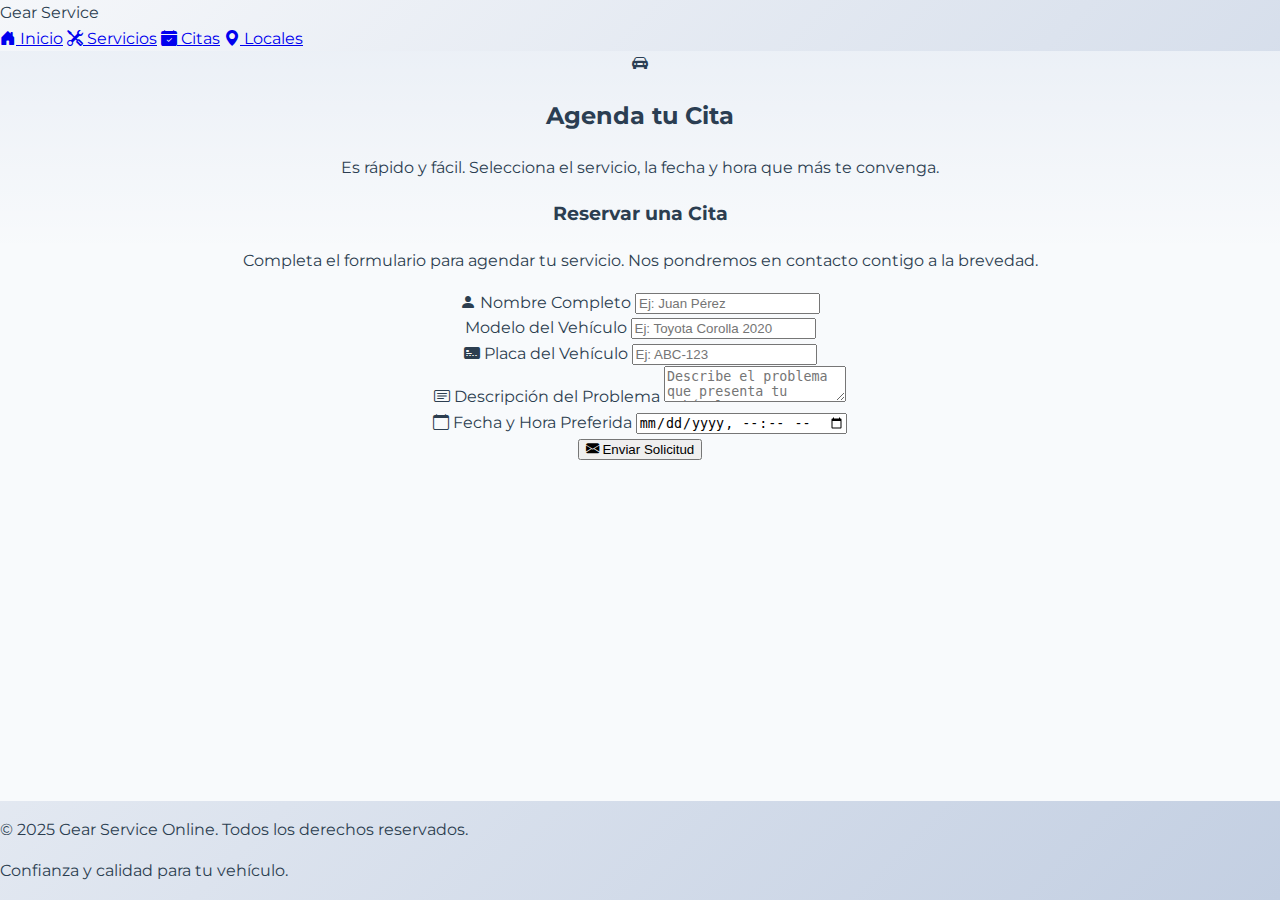
<file: html/citas.html>
<!DOCTYPE html>
<html lang="es">

<head>
    <meta charset="UTF-8" />
    <meta name="viewport" content="width=device-width, initial-scale=1.0" />
    <title>Servicios - GearService</title>
    <link rel="stylesheet" href="../css/citas.css" />
    <link rel="stylesheet" href="../css/index.css" />
    <link href="https://cdn.jsdelivr.net/npm/bootstrap-icons@1.10.5/font/bootstrap-icons.css" rel="stylesheet" />
</head>

<body>
    <header>
        <div class="logo">Gear Service</div>
        <nav>
            <a href="index.html"><i class="bi bi-house-door-fill"></i> Inicio</a>
            <a href="servicios.html" class="activo"><i class="bi bi-tools"></i> Servicios</a>
            <a href="citas.html"><i class="bi bi-calendar-check-fill"></i> Citas</a>
            <a href="local.html"><i class="bi bi-geo-alt-fill"></i> Locales</a>
        </nav>
    </header>
    <main>
    <section class="appointment-section">
        <div class="appointment-header">
            <i class="bi bi-car-front-fill"></i>
            <h2>Agenda tu Cita</h2>
            <p>Es rápido y fácil. Selecciona el servicio, la fecha y hora que más te convenga.</p>
        </div>

        <div class="appointment-form-container">
            <h3>Reservar una Cita</h3>
            <p>Completa el formulario para agendar tu servicio. Nos pondremos en contacto contigo a la brevedad.</p>

            <form class="appointment-form">
                <div class="form-group">
                    <label for="fullName"><i class="bi bi-person-fill"></i> Nombre Completo</label>
                    <input type="text" id="fullName" placeholder="Ej: Juan Pérez" />
                </div>

                <div class="form-row">
                    <div class="form-group">
                        <label for="vehicleModel"><i class="bi bi-car-fill"></i> Modelo del Vehículo</label>
                        <input type="text" id="vehicleModel" placeholder="Ej: Toyota Corolla 2020" />
                    </div>
                    <div class="form-group">
                        <label for="licensePlate"><i class="bi bi-credit-card-2-front-fill"></i> Placa del Vehículo</label>
                        <input type="text" id="licensePlate" placeholder="Ej: ABC-123" />
                    </div>
                </div>

                <div class="form-group">
                    <label for="problemDescription"><i class="bi bi-card-text"></i> Descripción del Problema</label>
                    <textarea id="problemDescription"
                        placeholder="Describe el problema que presenta tu vehículo..."></textarea>
                </div>

                <div class="form-group">
                    <label for="preferredDateTime"><i class="bi bi-calendar"></i> Fecha y Hora Preferida</label>
                    <input type="datetime-local" id="preferredDateTime" placeholder="aaaa-mm-ddT--:--" />
                </div>

                <button type="submit" class="submit-button">
                    <i class="bi bi-envelope-fill"></i> Enviar Solicitud
                </button>
            </form>
        </div>
    </section>
</main>
    <footer class="footer">
        <div class="footer-container">
            <p>&copy; 2025 Gear Service Online. Todos los derechos reservados.</p>
            <p class="footer-sub">Confianza y calidad para tu vehículo.</p>
        </div>
    </footer>
</body>

</html>
</file>
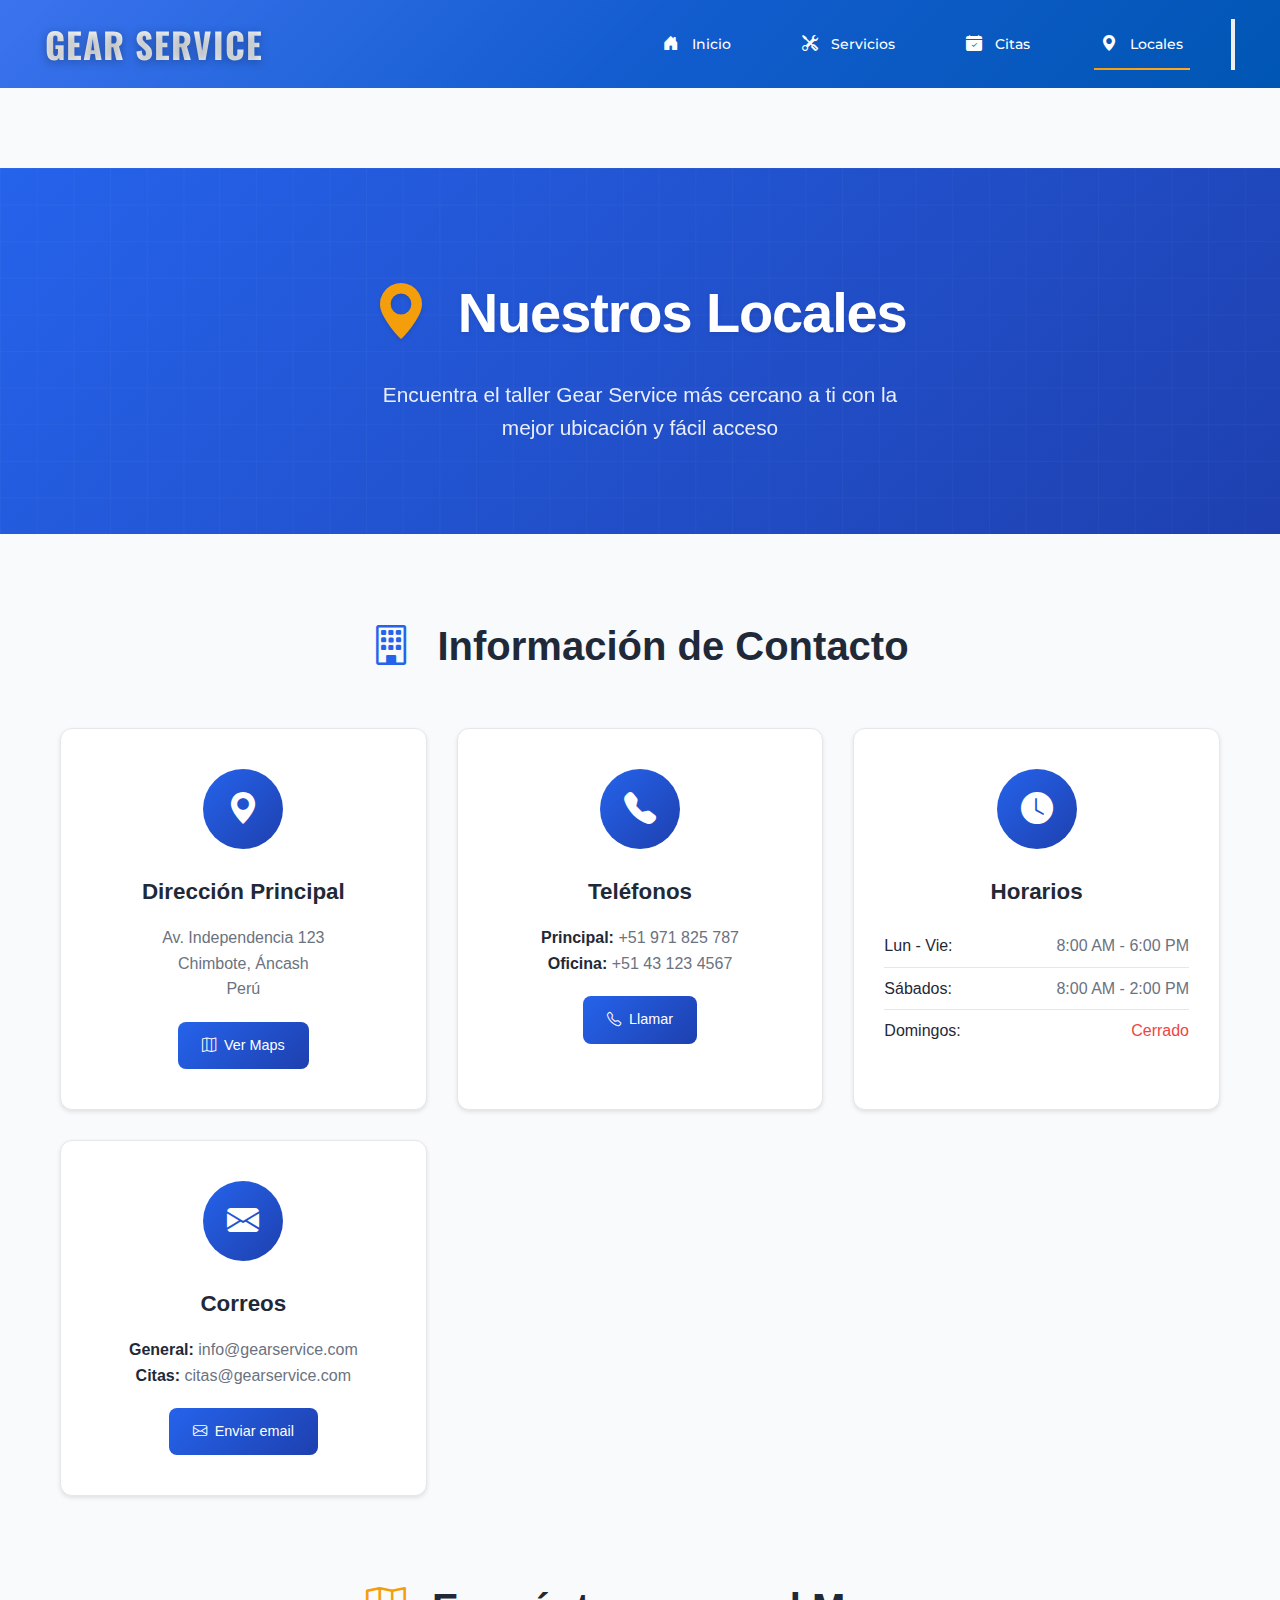
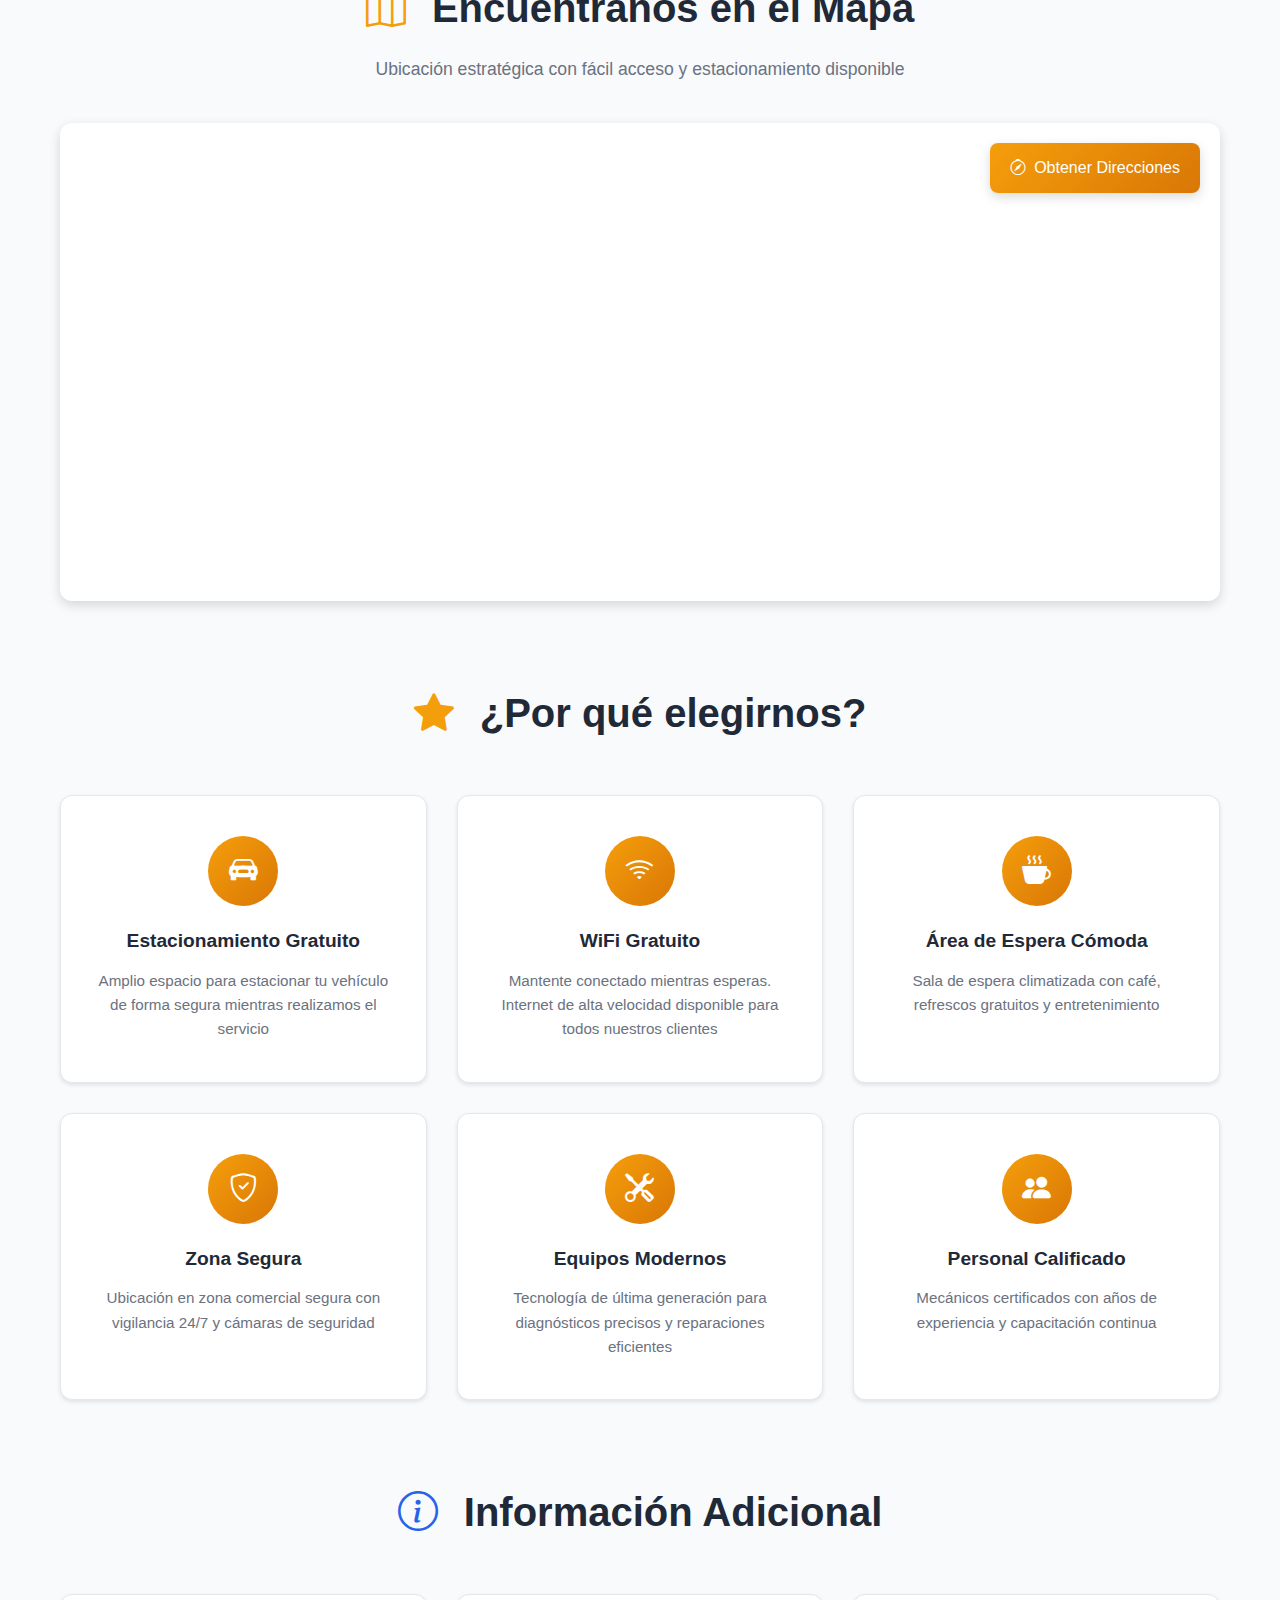
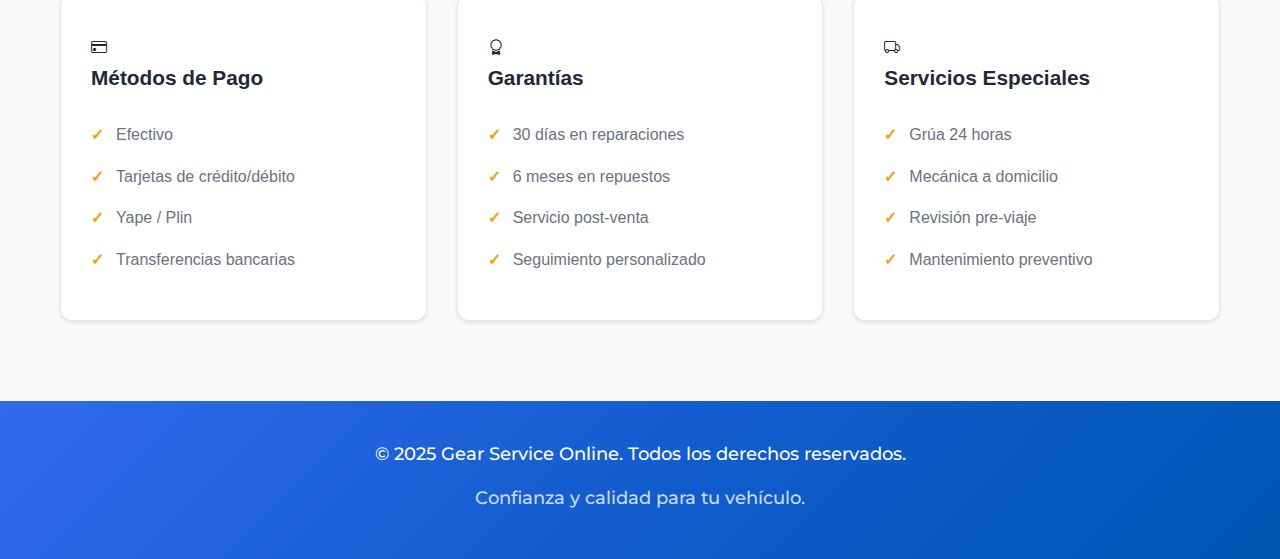
<file: html/local.html>
<!DOCTYPE html>
<html lang="es">

<head>
    <meta charset="UTF-8" />
    <meta name="viewport" content="width=device-width, initial-scale=1.0" />
    <title>Locales - GearService</title>
    <link href="https://cdn.jsdelivr.net/npm/bootstrap-icons@1.10.5/font/bootstrap-icons.css" rel="stylesheet" />
    <link rel="stylesheet" href="../css/navbar.css" />
    <link rel="stylesheet" href="../css/local.css">
</head>

<body>
    <header>
        <div class="logo">
            Gear Service
        </div>
        <nav>
            <a href="index.html" id="nav-inicio"><i class="bi bi-house-door-fill"></i> Inicio</a>
            <a href="servicios.html" id="nav-servicios"><i class="bi bi-tools"></i> Servicios</a>
            <a href="citas.html" id="nav-citas"><i class="bi bi-calendar-check-fill"></i> Citas</a>
            <a href="local.html" class="active" id="nav-locales"><i class="bi bi-geo-alt-fill"></i> Locales</a>
            <button class="theme-toggle" aria-label="Cambiar tema día/noche">
                <div class="theme-toggle-inner">
                    <div class="theme-toggle-switch"></div>
                </div>
            </button>
        </nav>
    </header>

    <main>
        <section class="locales-hero">
            <div class="hero-content">
                <h1>
                    <i class="bi bi-geo-alt-fill"></i>
                    Nuestros Locales
                </h1>
                <p>Encuentra el taller Gear Service más cercano a ti con la mejor ubicación y fácil acceso</p>
            </div>
        </section>

        <section class="local-section">
            <div class="container">
                <div class="contact-info">
                    <h2>
                        <i class="bi bi-building"></i>
                        Información de Contacto
                    </h2>
                    <div class="info-cards">
                        <div class="info-card">
                            <div class="card-icon">
                                <i class="bi bi-geo-alt-fill"></i>
                            </div>
                            <h3>Dirección Principal</h3>
                            <p>Av. Independencia 123<br>Chimbote, Áncash<br>Perú</p>
                            <a href="https://maps.google.com/?q=Av.+Independencia+123+Chimbote" target="_blank" class="contact-link">
                                <i class="bi bi-map"></i> Ver Maps
                            </a>
                        </div>
                        
                        <div class="info-card">
                            <div class="card-icon">
                                <i class="bi bi-telephone-fill"></i>
                            </div>
                            <h3>Teléfonos</h3>
                            <p>
                                <strong>Principal:</strong> +51 971 825 787<br>
                                <strong>Oficina:</strong> +51 43 123 4567
                            </p>
                            <a href="tel:+51971825787" class="contact-link">
                                <i class="bi bi-telephone"></i> Llamar
                            </a>
                        </div>
                        
                        <div class="info-card">
                            <div class="card-icon">
                                <i class="bi bi-clock-fill"></i>
                            </div>
                            <h3>Horarios</h3>
                            <div class="schedule">
                                <div class="schedule-item">
                                    <span class="day">Lun - Vie:</span>
                                    <span class="time">8:00 AM - 6:00 PM</span>
                                </div>
                                <div class="schedule-item">
                                    <span class="day">Sábados:</span>
                                    <span class="time">8:00 AM - 2:00 PM</span>
                                </div>
                                <div class="schedule-item closed">
                                    <span class="day">Domingos:</span>
                                    <span class="time">Cerrado</span>
                                </div>
                            </div>
                        </div>
                        
                        <div class="info-card">
                            <div class="card-icon">
                                <i class="bi bi-envelope-fill"></i>
                            </div>
                            <h3>Correos</h3>
                            <p>
                                <strong>General:</strong> info@gearservice.com<br>
                                <strong>Citas:</strong> citas@gearservice.com
                            </p>
                            <a href="mailto:info@gearservice.com" class="contact-link">
                                <i class="bi bi-envelope"></i> Enviar email
                            </a>
                        </div>
                    </div>
                </div>

                <div class="map-section">
                    <h2>
                        <i class="bi bi-map"></i>
                        Encuéntranos en el Mapa
                    </h2>
                    <p>Ubicación estratégica con fácil acceso y estacionamiento disponible</p>
                    <div class="map-container">
                        <iframe 
                            width="100%" 
                            height="450" 
                            style="border:0; border-radius: 15px;" 
                            loading="lazy" 
                            allowfullscreen
                            referrerpolicy="no-referrer-when-downgrade" 
                            title="Ubicación de Gear Service"
                            src="https://www.google.com/maps/embed?pb=!1m18!1m12!1m3!1d3948.816234829456!2d-78.58190308561624!3d-9.078943993524537!2m3!1f0!2f0!3f0!3m2!1i1024!2i768!4f13.1!3m3!1m2!1s0x91a3e7e5d1234567%3A0x1234567890abcdef!2sAv.+Independencia+123%2C+Chimbote%2C+Per%C3%BA!5e0!3m2!1sen!2spe!4v1234567890123!5m2!1sen!2spe">
                        </iframe>
                        <div class="map-overlay">
                            <a href="https://maps.google.com/?q=-9.078944,-78.579083" target="_blank" class="directions-btn">
                                <i class="bi bi-compass"></i>
                                Obtener Direcciones
                            </a>
                        </div>
                    </div>
                </div>

                <div class="location-features">
                    <h2>
                        <i class="bi bi-star-fill"></i>
                        ¿Por qué elegirnos?
                    </h2>
                    <div class="features-grid">
                        <div class="feature-item">
                            <div class="feature-icon">
                                <i class="bi bi-car-front-fill"></i>
                            </div>
                            <h4>Estacionamiento Gratuito</h4>
                            <p>Amplio espacio para estacionar tu vehículo de forma segura mientras realizamos el servicio</p>
                        </div>
                        <div class="feature-item">
                            <div class="feature-icon">
                                <i class="bi bi-wifi"></i>
                            </div>
                            <h4>WiFi Gratuito</h4>
                            <p>Mantente conectado mientras esperas. Internet de alta velocidad disponible para todos nuestros clientes</p>
                        </div>
                        <div class="feature-item">
                            <div class="feature-icon">
                                <i class="bi bi-cup-hot-fill"></i>
                            </div>
                            <h4>Área de Espera Cómoda</h4>
                            <p>Sala de espera climatizada con café, refrescos gratuitos y entretenimiento</p>
                        </div>
                        <div class="feature-item">
                            <div class="feature-icon">
                                <i class="bi bi-shield-check"></i>
                            </div>
                            <h4>Zona Segura</h4>
                            <p>Ubicación en zona comercial segura con vigilancia 24/7 y cámaras de seguridad</p>
                        </div>
                        <div class="feature-item">
                            <div class="feature-icon">
                                <i class="bi bi-tools"></i>
                            </div>
                            <h4>Equipos Modernos</h4>
                            <p>Tecnología de última generación para diagnósticos precisos y reparaciones eficientes</p>
                        </div>
                        <div class="feature-item">
                            <div class="feature-icon">
                                <i class="bi bi-people-fill"></i>
                            </div>
                            <h4>Personal Calificado</h4>
                            <p>Mecánicos certificados con años de experiencia y capacitación continua</p>
                        </div>
                    </div>
                </div>

                <div class="additional-info">
                    <h2>
                        <i class="bi bi-info-circle"></i>
                        Información Adicional
                    </h2>
                    <div class="info-grid">
                        <div class="info-item">
                            <i class="bi bi-credit-card"></i>
                            <h4>Métodos de Pago</h4>
                            <ul>
                                <li>Efectivo</li>
                                <li>Tarjetas de crédito/débito</li>
                                <li>Yape / Plin</li>
                                <li>Transferencias bancarias</li>
                            </ul>
                        </div>
                        <div class="info-item">
                            <i class="bi bi-award"></i>
                            <h4>Garantías</h4>
                            <ul>
                                <li>30 días en reparaciones</li>
                                <li>6 meses en repuestos</li>
                                <li>Servicio post-venta</li>
                                <li>Seguimiento personalizado</li>
                            </ul>
                        </div>
                        <div class="info-item">
                            <i class="bi bi-truck"></i>
                            <h4>Servicios Especiales</h4>
                            <ul>
                                <li>Grúa 24 horas</li>
                                <li>Mecánica a domicilio</li>
                                <li>Revisión pre-viaje</li>
                                <li>Mantenimiento preventivo</li>
                            </ul>
                        </div>
                    </div>
                </div>
            </div>
        </section>
    </main>
    <footer class="footer">
        <div class="footer-container">
            <p>&copy; 2025 Gear Service Online. Todos los derechos reservados.</p>
            <p class="footer-sub">Confianza y calidad para tu vehículo.</p>
        </div>
    </footer>
    <script src="../js/theme-toggle.js"></script>
</body>
</html>
</file>
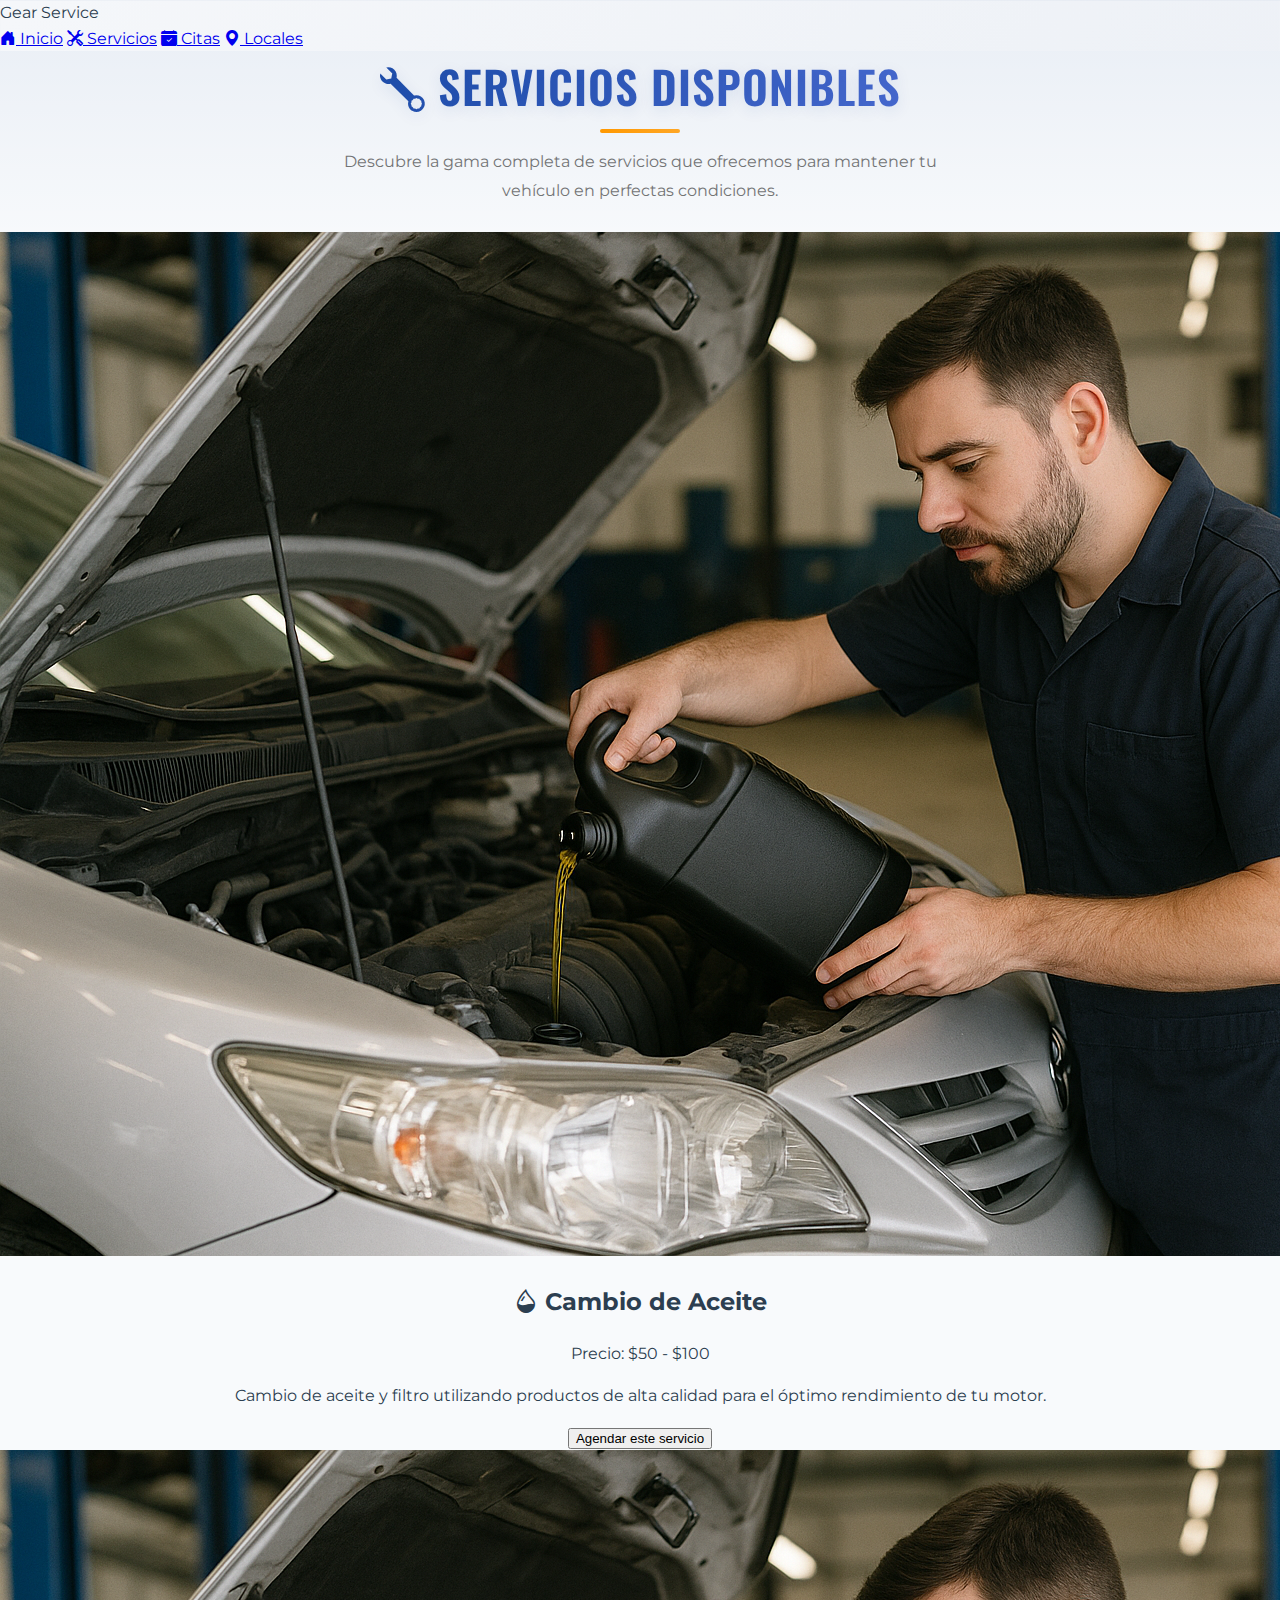
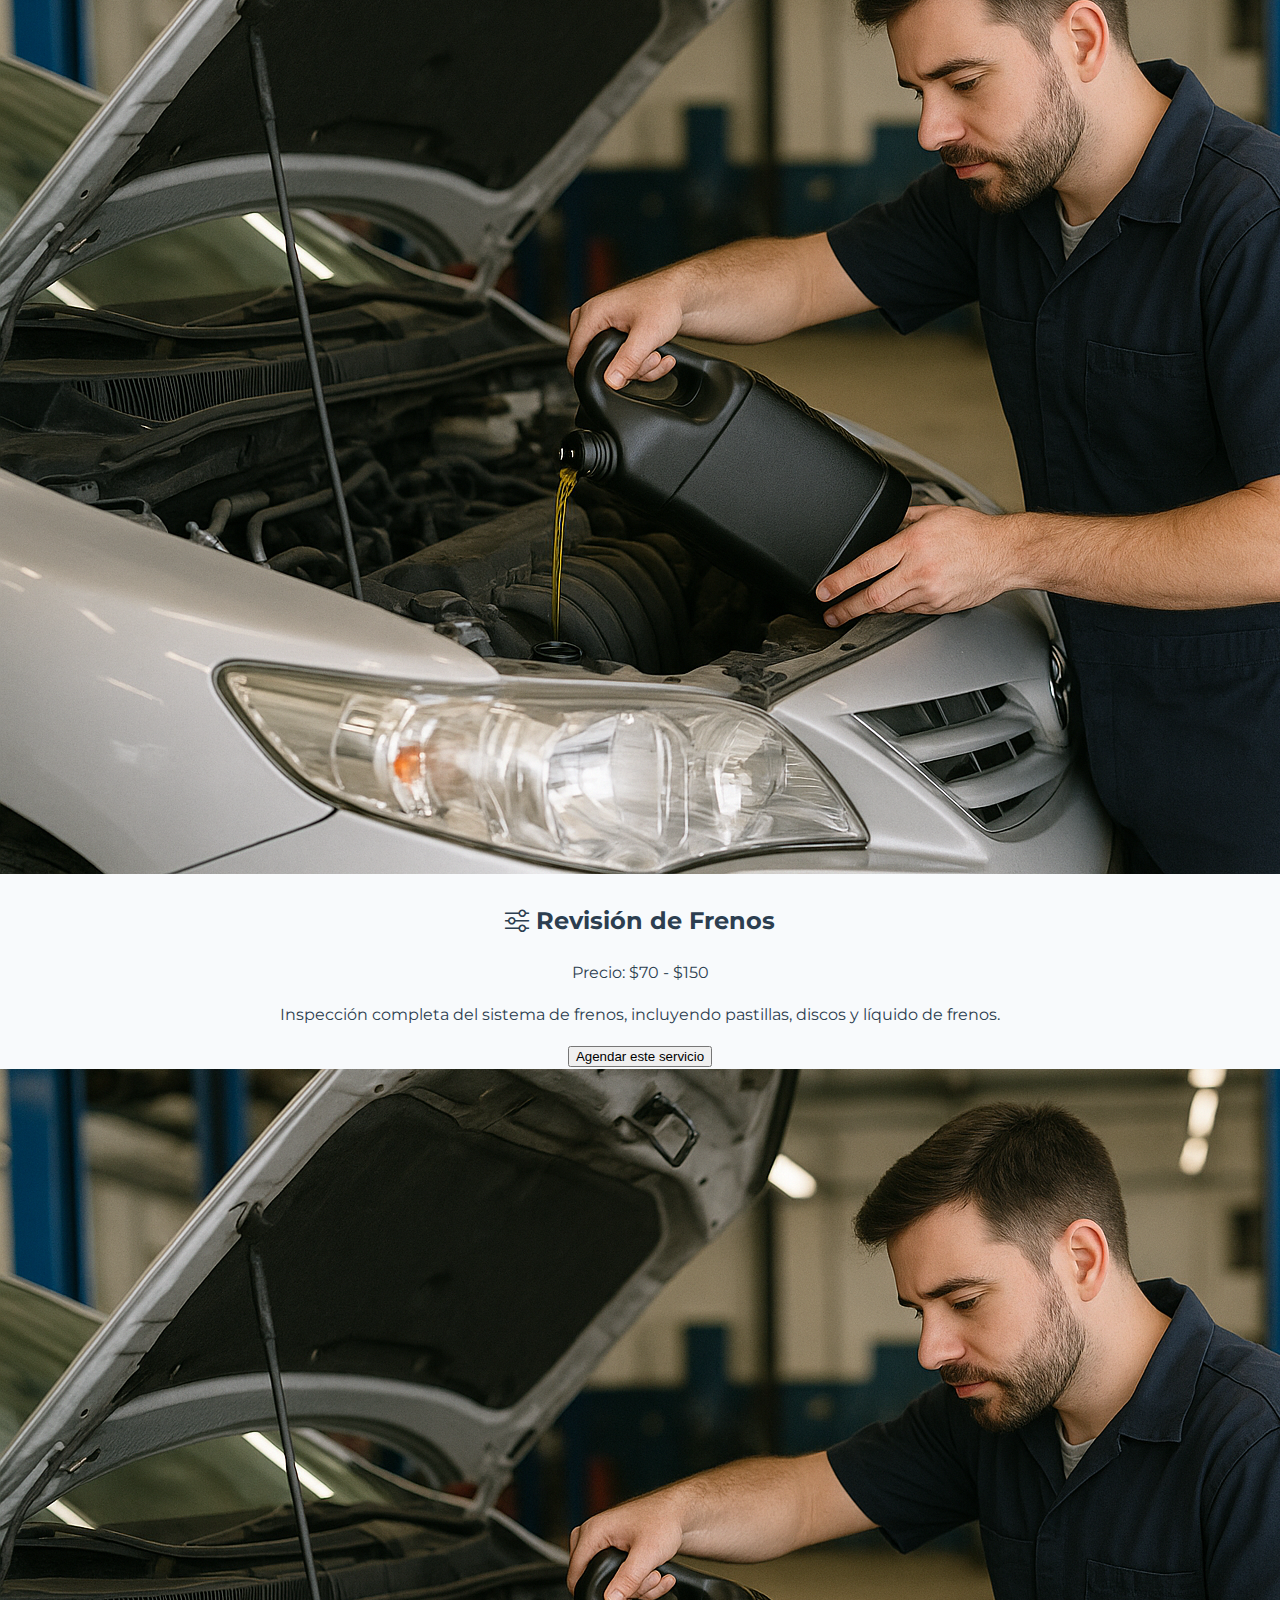
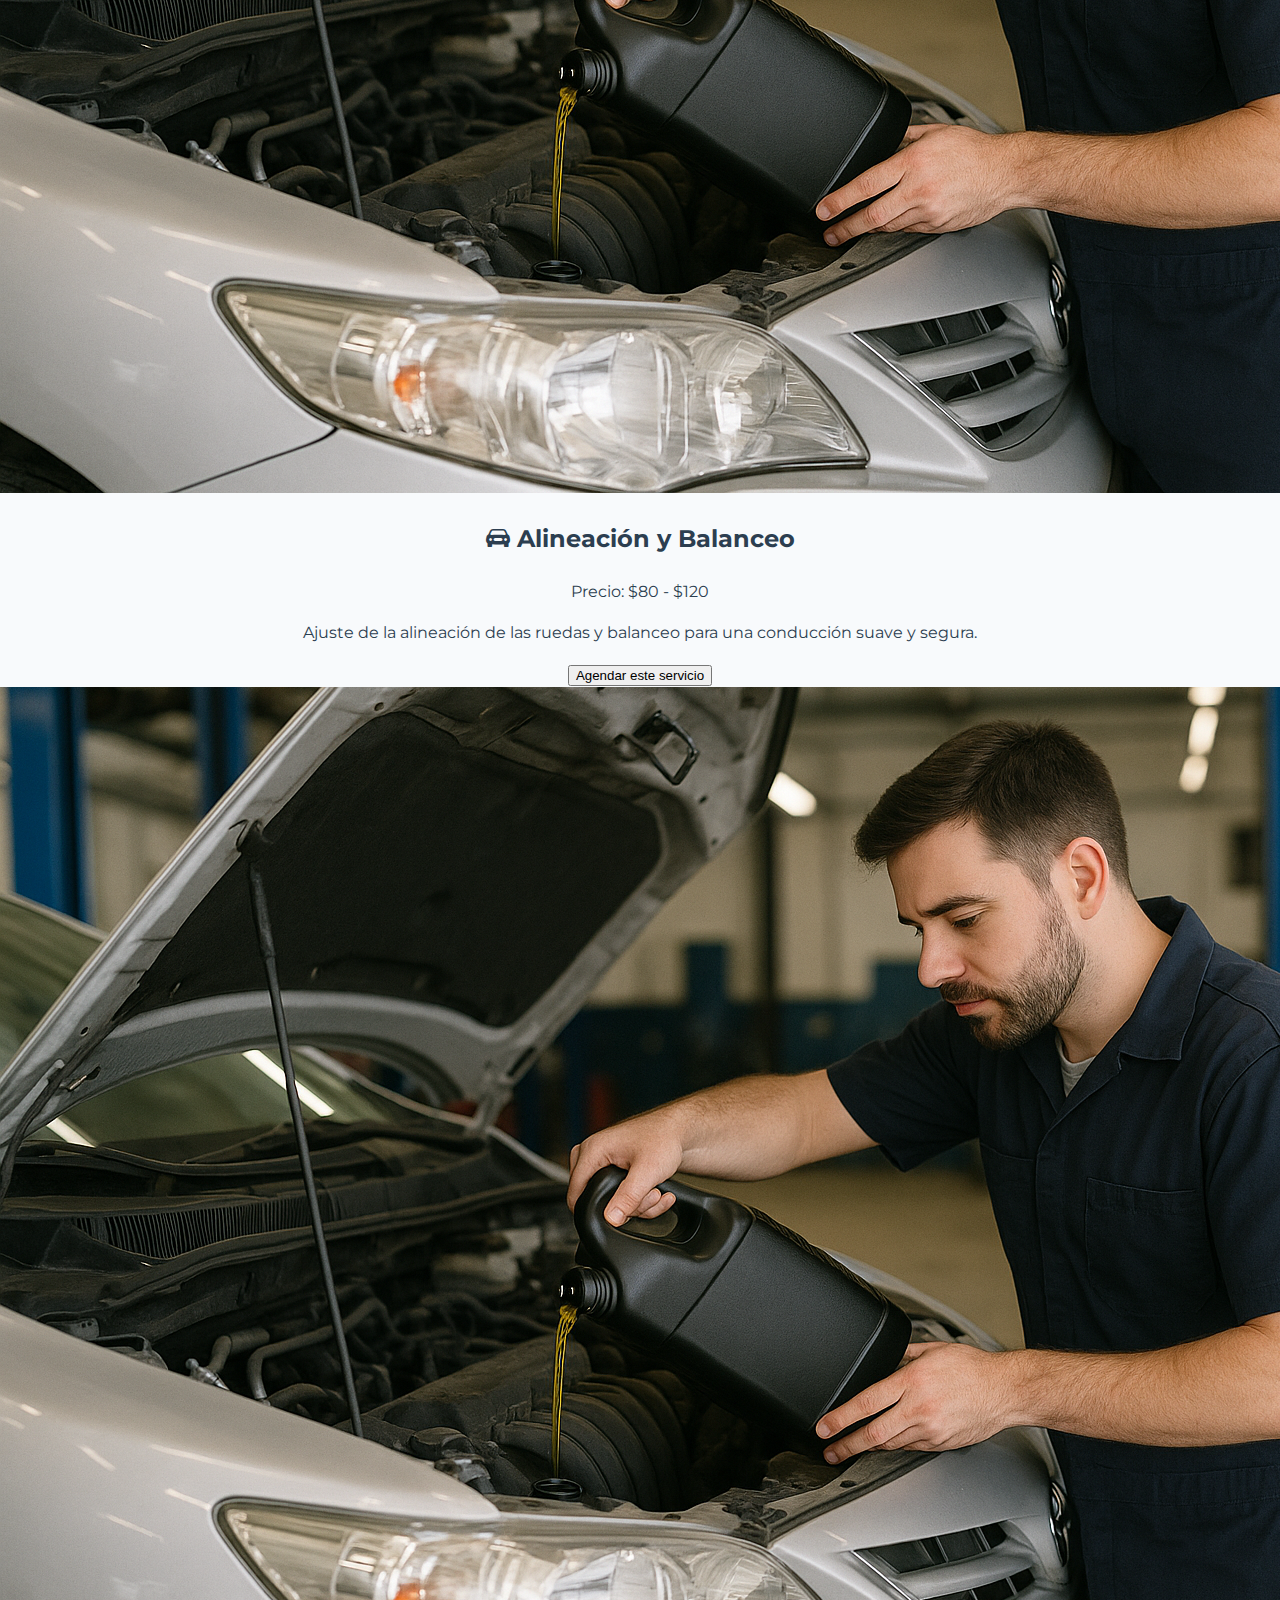
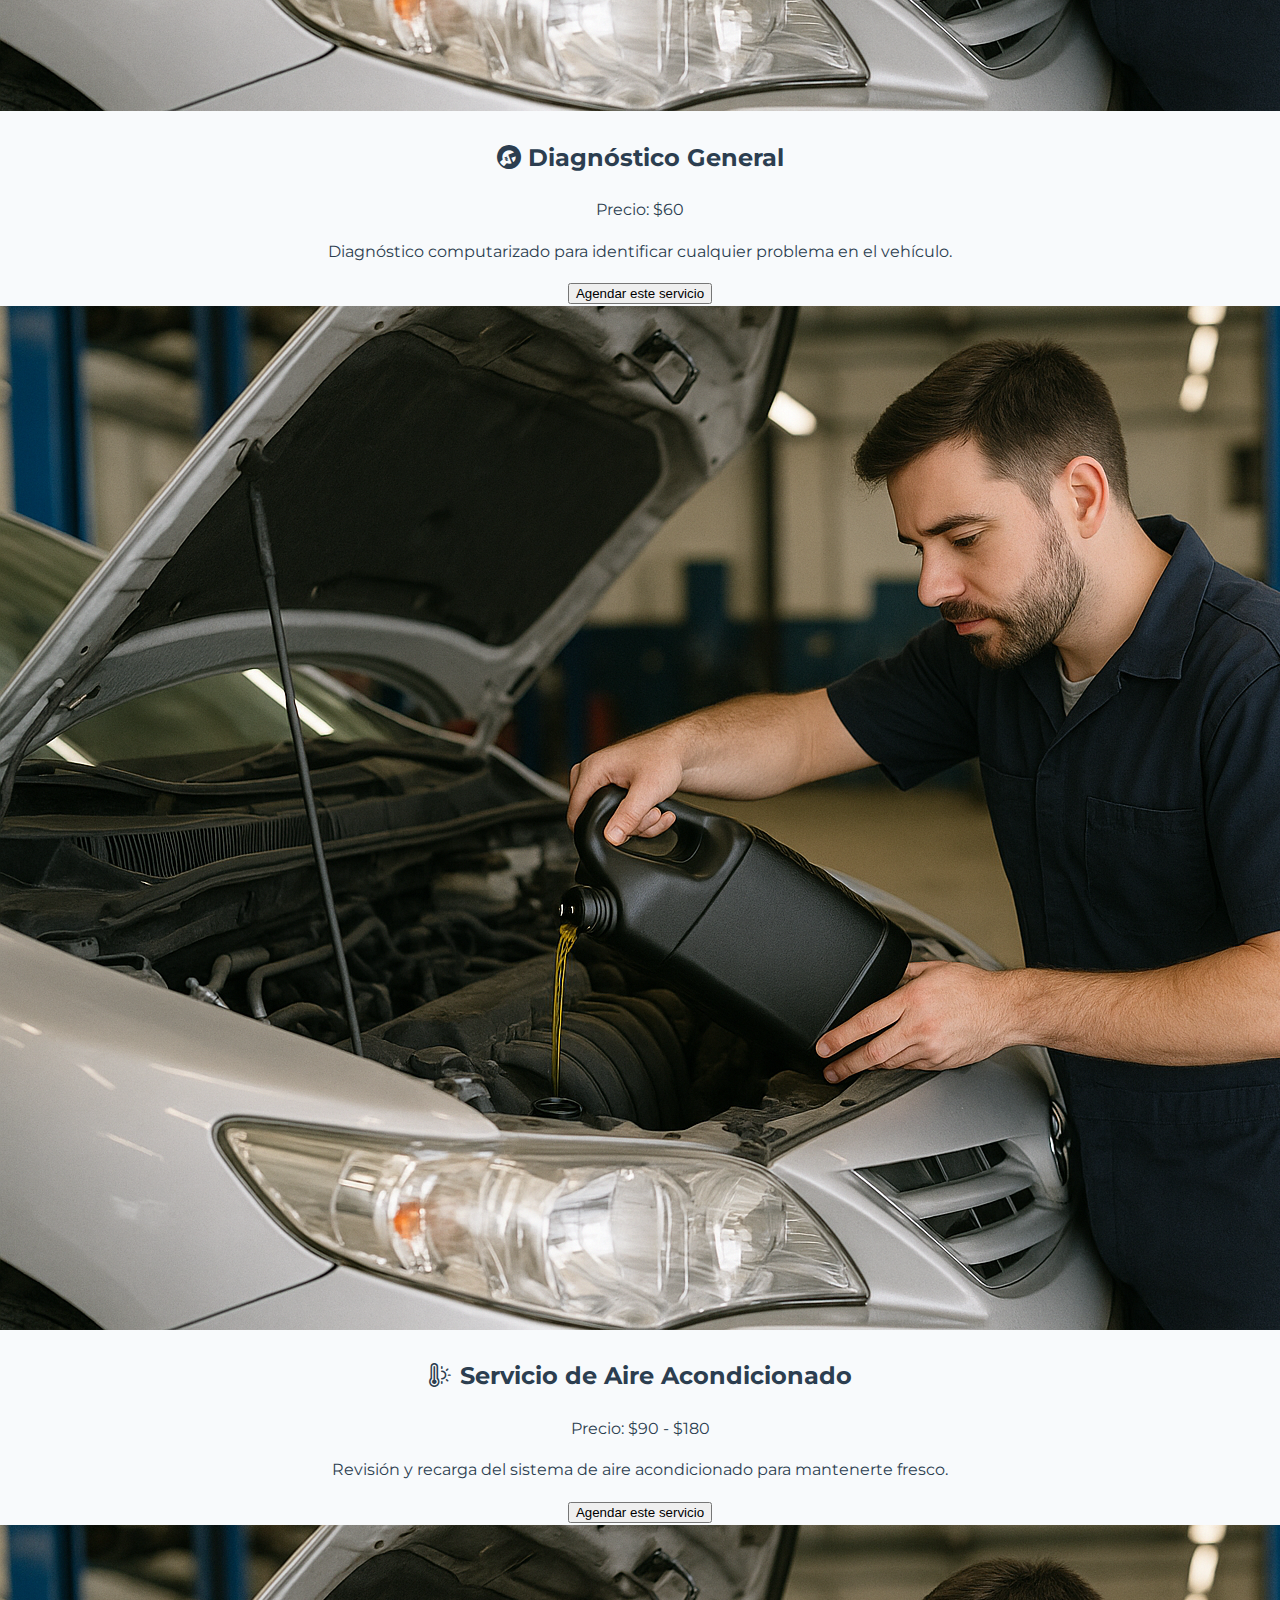
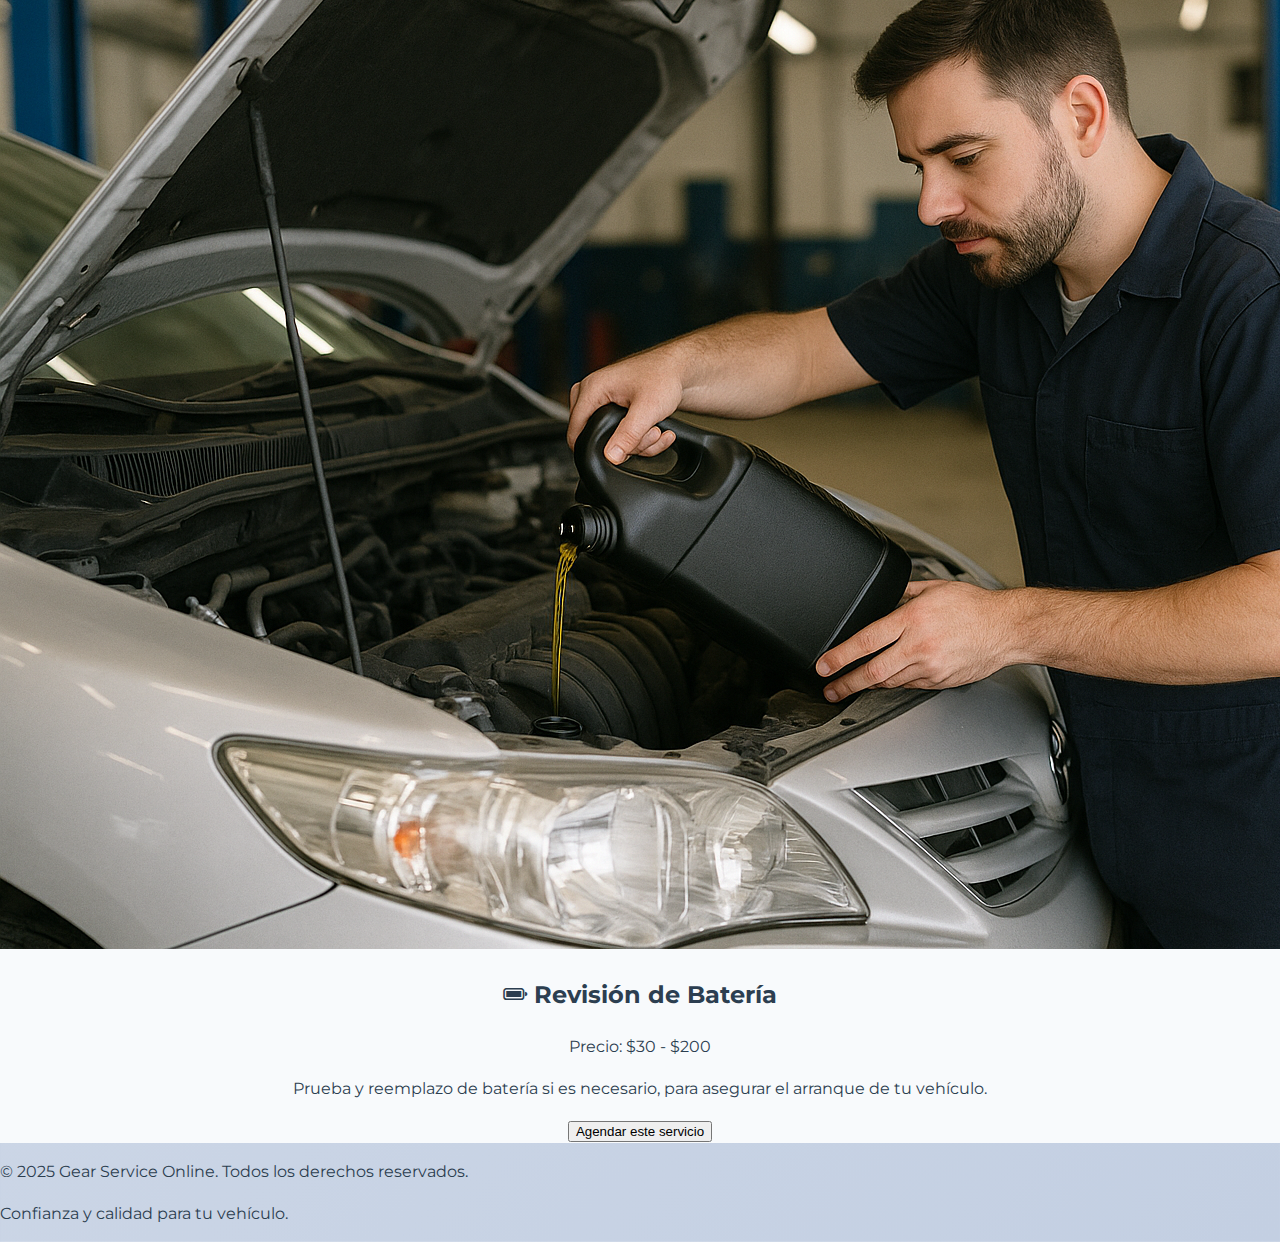
<file: html/servicios.html>
<!DOCTYPE html>
<html lang="es">

<head>
    <meta charset="UTF-8" />
    <meta name="viewport" content="width=device-width, initial-scale=1.0" />
    <title>Servicios - GearService</title>
    <link rel="stylesheet" href="../css/servicios.css" />
    <link rel="stylesheet" href="../css/index.css" />
    <link href="https://cdn.jsdelivr.net/npm/bootstrap-icons@1.10.5/font/bootstrap-icons.css" rel="stylesheet" />
</head>

<body>
    <header>
        <div class="logo">Gear Service</div>
        <nav>
            <a href="index.html"><i class="bi bi-house-door-fill"></i> Inicio</a>
            <a href="servicios.html" class="activo"><i class="bi bi-tools"></i> Servicios</a>
            <a href="citas.html"><i class="bi bi-calendar-check-fill"></i> Citas</a>
            <a href="local.html"><i class="bi bi-geo-alt-fill"></i> Locales</a>
        </nav>
    </header>

    <main>
        <section class="seccion-servicios">
            <h1>
                <span class="icono-servicio"><i class="bi bi-wrench"></i></span>
                Servicios Disponibles
            </h1>
            <p class="descripcion">
                Descubre la gama completa de servicios que ofrecemos para mantener tu vehículo en perfectas condiciones.
            </p>

            <div class="grid-servicios">
                <!-- Servicio 1 -->
                <div class="card-servicio">
                    <img src="../img/aceite.png" alt="Cambio de aceite" />
                    <div class="contenido-servicio">
                        <h2><i class="bi bi-droplet-half"></i> Cambio de Aceite</h2>
                        <span class="precio">Precio: $50 - $100</span>
                        <p>Cambio de aceite y filtro utilizando productos de alta calidad para el óptimo rendimiento de
                            tu motor.</p>
                        <button class="btn-agendar">Agendar este servicio</button>
                    </div>
                </div>

                <!-- Servicio 2 -->
                <div class="card-servicio">
                    <img src="../img/aceite.png" alt="Revisión de frenos" />
                    <div class="contenido-servicio">
                        <h2><i class="bi bi-sliders"></i> Revisión de Frenos</h2>
                        <span class="precio">Precio: $70 - $150</span>
                        <p>Inspección completa del sistema de frenos, incluyendo pastillas, discos y líquido de frenos.
                        </p>
                        <button class="btn-agendar">Agendar este servicio</button>
                    </div>
                </div>

                <!-- Servicio 3 -->
                <div class="card-servicio">
                    <img src="../img/aceite.png" alt="Alineación de ruedas" />
                    <div class="contenido-servicio">
                        <h2><i class="bi bi-car-front-fill"></i> Alineación y Balanceo</h2>
                        <span class="precio">Precio: $80 - $120</span>
                        <p>Ajuste de la alineación de las ruedas y balanceo para una conducción suave y segura.</p>
                        <button class="btn-agendar">Agendar este servicio</button>
                    </div>
                </div>

                <!-- Servicio 4 -->
                <div class="card-servicio">
                    <img src="../img/aceite.png" alt="Diagnóstico general" />
                    <div class="contenido-servicio">
                        <h2><i class="bi bi-wrench-adjustable-circle-fill"></i> Diagnóstico General</h2>
                        <span class="precio">Precio: $60</span>
                        <p>Diagnóstico computarizado para identificar cualquier problema en el vehículo.</p>
                        <button class="btn-agendar">Agendar este servicio</button>
                    </div>
                </div>

                <!-- Servicio 5 -->
                <div class="card-servicio">
                    <img src="../img/aceite.png" alt="Servicio de aire acondicionado" />
                    <div class="contenido-servicio">
                        <h2><i class="bi bi-thermometer-sun"></i> Servicio de Aire Acondicionado</h2>
                        <span class="precio">Precio: $90 - $180</span>
                        <p>Revisión y recarga del sistema de aire acondicionado para mantenerte fresco.</p>
                        <button class="btn-agendar">Agendar este servicio</button>
                    </div>
                </div>

                <!-- Servicio 6 -->
                <div class="card-servicio">
                    <img src="../img/aceite.png" alt="Revisión de batería" />
                    <div class="contenido-servicio">
                        <h2><i class="bi bi-battery-full"></i> Revisión de Batería</h2>
                        <span class="precio">Precio: $30 - $200</span>
                        <p>Prueba y reemplazo de batería si es necesario, para asegurar el arranque de tu vehículo.</p>
                        <button class="btn-agendar">Agendar este servicio</button>
                    </div>
                </div>
            </div>
        </section>
    </main>

    <footer class="footer">
        <div class="footer-container">
            <p>&copy; 2025 Gear Service Online. Todos los derechos reservados.</p>
            <p class="footer-sub">Confianza y calidad para tu vehículo.</p>
        </div>
    </footer>
</body>

</html>
</file>
<file: css/navbar.css>
/* CSS específico para el navbar - navbar.css */
/* Importar fuentes modernas */
@import url('https://fonts.googleapis.com/css2?family=Montserrat:wght@300;400;500;600;700&family=Oswald:wght@300;400;500;600;700&display=swap');

/* Variables CSS para el navbar */
:root {
    --primary-color: #00398f;
    --secondary-color: #ff9800;
    --accent-color: #667eea;
    --white: #ffffff;
    --shadow-medium: rgba(0, 0, 0, 0.12);
    --transition: all 0.3s cubic-bezier(0.4, 0, 0.2, 1);
}

/* Estilos del header */
header {
    background: linear-gradient(135deg, var(--primary-color) 0%, #0056b3 100%);
    color: var(--white);
    padding: 1rem 1.6rem;
    display: flex;
    justify-content: space-between;
    align-items: center;
    flex-wrap: wrap;
    box-shadow: 0 4px 20px var(--shadow-medium);
    position: relative;
    z-index: 100;
    font-family: 'Montserrat', -apple-system, BlinkMacSystemFont, 'Segoe UI', sans-serif;
    animation: fadeIn 0.6s ease-out;
}

header::before {
    content: '';
    position: absolute;
    top: 0;
    left: 0;
    right: 0;
    bottom: 0;
    background: linear-gradient(135deg, rgba(255, 255, 255, 0.1) 0%, transparent 50%);
    pointer-events: none;
}

/* Estilos del logo */
.logo {
    font-family: 'Oswald', 'Arial Narrow', sans-serif;
    font-size: 2.2rem;
    font-weight: 700;
    margin-left: 1.2rem;
    background: linear-gradient(135deg, var(--white) 0%, #f0f8ff 100%);
    -webkit-background-clip: text;
    -webkit-text-fill-color: transparent;
    background-clip: text;
    text-shadow: 0 2px 10px rgba(0, 0, 0, 0.3);
    position: relative;
    z-index: 10;
    letter-spacing: 1px;
    text-transform: uppercase;
}

/* Estilos de la navegación */
nav {
    display: flex;
    flex-wrap: wrap;
    gap: 1.6rem;
    justify-content: center;
    margin-right: 1.2rem;
    position: relative;
    z-index: 10;
}

nav a {
    color: var(--white);
    text-decoration: none;
    margin: 0 1rem;
    font-size: 0.9rem;
    font-weight: 500;
    padding: 0.8rem 0.4rem;
    transition: var(--transition);
    position: relative;
    display: inline-block;
    -webkit-tap-highlight-color: transparent;
    user-select: none;
}

/* Efecto de línea debajo de los enlaces */
nav a::after {
    content: '';
    position: absolute;
    bottom: 0;
    left: 0;
    width: 0;
    height: 2px;
    background: linear-gradient(90deg, var(--secondary-color), #ffa726);
    transition: width 0.3s ease;
}

nav a:hover::after,
nav a.active::after {
    width: 100%;
}

/* Estilos de los iconos */
nav a i {
    margin-right: 0.6rem;
    font-size: 1rem;
    transition: var(--transition);
}

/* Efectos hover */
nav a:hover {
    color: var(--white);
    transform: translateY(-2px);
}

nav a:hover i {
    transform: scale(1.1);
    color: var(--secondary-color);
}

/* Estados activos al hacer clic */
nav a:active {
    outline: none;
    transform: translateY(0);
}

/* Animaciones */
@keyframes fadeIn {
    from {
        opacity: 0;
        transform: translateY(-10px);
    }
    to {
        opacity: 1;
        transform: translateY(0);
    }
}

/* RESPONSIVE DESIGN */

/* Tablets */
@media (max-width: 1200px) {
    .logo {
        font-size: 2.0rem;
    }
}

/* Dispositivos móviles */
@media (max-width: 768px) {
    header {
        flex-direction: column;
        align-items: center;
        padding: 1rem;
        text-align: center;
    }

    .logo {
        margin: 0;
        font-size: 1.9rem;
        margin-bottom: 1rem;
    }
    
    nav {
        margin: 0;
        gap: 1rem;
        flex-wrap: wrap;
        justify-content: center;
    }

    nav a {
        padding: 0.8rem 0.8rem;
        font-size: 1rem;
        margin: 0.5rem;
    }
}

/* Móviles pequeños */
@media (max-width: 480px) {
    header {
        padding: 0.8rem;
    }

    .logo {
        font-size: 1.5rem;
        margin-bottom: 0.8rem;
    }

    nav a {
        padding: 0.5rem 0.4rem;
        font-size: 0.85rem;
        margin: 0.2rem;
    }

    nav a i {
        margin-right: 0.4rem;
        font-size: 0.9rem;
    }
}



/* Footer */
.footer {
    background: linear-gradient(135deg, var(--primary-color) 0%, #0056b3 100%);
    color: var(--white);
    padding: 2.4rem 1.6rem;
    text-align: center;
    margin-top: auto;
    font-family: 'Montserrat', sans-serif;
    position: relative;
    overflow: hidden;
}

.footer::before {
    content: '';
    position: absolute;
    top: 0;
    left: 0;
    right: 0;
    bottom: 0;
    background: linear-gradient(135deg, rgba(255, 255, 255, 0.05) 0%, transparent 50%);
    pointer-events: none;
}

.footer-container {
    max-width: 1200px;
    margin: 0 auto;
    position: relative;
    z-index: 2;
}

.footer-container p {
    font-size: 1.1rem;
    margin-bottom: 0.5rem;
    font-weight: 500;
}

.footer-sub {
    font-size: 1rem;
    margin-top: 1rem;
    color: rgba(255, 255, 255, 0.8);
    font-weight: 400;
}

/* Footer responsive */
@media (max-width: 768px) {
    .footer {
        padding: 2rem 1rem;
    }
    
    .footer-container p {
        font-size: 1rem;
    }
    
    .footer-sub {
        font-size: 0.9rem;
    }
}
</file>
<file: css/index.css>
/* Importar fuentes modernas */
@import url('https://fonts.googleapis.com/css2?family=Montserrat:wght@300;400;500;600;700&family=Oswald:wght@300;400;500;600;700&display=swap');

:root {
    --primary-color: #00398f;
    --secondary-color: #ff9800;
    --accent-color: #667eea;
    --text-dark: #2c3e50;
    --text-light: #757575;
    --background-light: #f8fafc;
    --white: #ffffff;
    --shadow-light: rgba(0, 0, 0, 0.08);
    --shadow-medium: rgba(0, 0, 0, 0.12);
    --shadow-heavy: rgba(0, 0, 0, 0.2);
    --border-radius: 4px;
    --transition: all 0.3s cubic-bezier(0.4, 0, 0.2, 1);
    
    /* Paleta de colores grises */
    --gray-900: #1a1a1a;
    --gray-800: #2d2d2d;
    --gray-700: #404040;
    --gray-600: #555555;
    --gray-500: #6b6b6b;
    --gray-400: #808080;
    --gray-300: #a6a6a6;
    --gray-200: #cccccc;
    --gray-100: #e6e6e6;
    --gray-50: #f9fafb;
}

* {
    box-sizing: border-box;
}

body {
    margin: 0;
    font-family: 'Montserrat', -apple-system, BlinkMacSystemFont, 'Segoe UI', sans-serif;
    min-height: 100vh;
    display: flex;
    flex-direction: column;
    background: linear-gradient(135deg, #f5f7fa 0%, #c3cfe2 100%);
    line-height: 1.6;
    color: var(--text-dark);
}

main {
    background: var(--background-light);
    padding: 0;
    text-align: center;
    flex: 1;
    position: relative;
}

main::before {
    content: '';
    position: absolute;
    top: 0;
    left: 0;
    right: 0;
    height: 200px;
    background: linear-gradient(180deg, rgba(0, 57, 143, 0.05) 0%, transparent 100%);
    pointer-events: none;
}

main h1 {
    font-family: 'Oswald', 'Arial Narrow', sans-serif;
    color: var(--primary-color);
    font-size: 2.8rem;
    font-weight: 600;
    margin: 0;
    background: linear-gradient(135deg, var(--primary-color) 0%, var(--accent-color) 100%);
    -webkit-background-clip: text;
    -webkit-text-fill-color: transparent;
    background-clip: text;
    text-shadow: 0 4px 15px rgba(0, 57, 143, 0.1);
    position: relative;
    letter-spacing: 1px;
    text-transform: uppercase;
}

main h1::after {
    content: '';
    position: absolute;
    bottom: -10px;
    left: 50%;
    transform: translateX(-50%);
    width: 80px;
    height: 4px;
    background: linear-gradient(135deg, var(--secondary-color) 0%, #ffa726 100%);
    border-radius: 2px;
}

.descripcion {
    color: var(--text-light);
    text-align: center;
    font-size: 1rem;
    font-weight: 400;
    margin: 1.6rem 0;
    line-height: 1.8;
    max-width: 640px;
    margin-left: auto;
    margin-right: auto;
}

/* CARRUSEL MEJORADO */
.carousel-wrapper {
    width: 100%;
    height: 500px;
    margin: 0;
    overflow: hidden;
    padding: 0;
    position: relative;
    box-shadow: 0 8px 32px rgba(0, 0, 0, 0.2);
}

.carousel {
    overflow: hidden;
}

.carousel-inner {
    width: 100%;
    height: 500px;
}

.carousel-inner .carousel-item {
    height: 500px;
    position: relative;
    transition: transform 0.6s ease-in-out;
}

.carousel-inner .carousel-item img {
    width: 100%;
    height: 100%;
    object-fit: cover;
    filter: brightness(0.7) contrast(1.1);
    transition: filter 0.3s ease;
}

.carousel-inner .carousel-item:hover img {
    filter: brightness(0.8) contrast(1.2);
}

/* Indicadores mejorados */
.carousel-indicators {
    bottom: 20px;
    z-index: 15;
}

.carousel-indicators li {
    width: 15px;
    height: 15px;
    border-radius: 50%;
    margin: 0 8px;
    background-color: rgba(255, 255, 255, 0.5);
    border: 2px solid rgba(255, 255, 255, 0.8);
    transition: all 0.3s ease;
    cursor: pointer;
}

.carousel-indicators li.active {
    background-color: var(--secondary-lightest);
    border-color: var(--secondary-lightest);
    transform: scale(1.2);
    box-shadow: 0 0 10px rgba(255, 152, 0, 0.5);
}

.carousel-indicators li:hover {
    background-color: rgba(255, 255, 255, 0.8);
    transform: scale(1.1);
}

/* Controles mejorados */
.carousel-control-prev,
.carousel-control-next {
    width: 48px;
    height: 48px;
    background: rgba(0, 57, 143, 0.8);
    border-radius: 50%;
    top: 50%;
    transform: translateY(-50%);
    border: 3px solid rgba(255, 255, 255, 0.3);
    transition: all 0.3s ease;
    display: flex;
    align-items: center;
    justify-content: center;
}

.carousel-control-prev {
    left: 16px;
}

.carousel-control-next {
    right: 16px;
}

.carousel-control-prev:hover,
.carousel-control-next:hover {
    background: rgba(255, 152, 0, 0.9);
    border-color: var(--secondary-lightest);
    transform: translateY(-50%) scale(1.1);
    box-shadow: 0 0 20px rgba(255, 152, 0, 0.4);
}

.carousel-control-prev-icon,
.carousel-control-next-icon {
    width: 20px;
    height: 20px;
    filter: brightness(0) invert(1);
}

/* Captions mejorados */
.carousel-caption {
    bottom: 40px;
    left: 50%;
    transform: translateX(-50%);
    text-align: center;
    background: rgba(0, 0, 0, 0.7);
    padding: 20px 30px;
    border-radius: 15px;
    backdrop-filter: blur(10px);
    border: 1px solid rgba(255, 255, 255, 0.2);
    animation: slideUp 0.6s ease-out;
    max-width: 80%;
}

.carousel-caption h3 {
    font-size: 2.2rem;
    font-weight: 700;
    margin-bottom: 10px;
    color: #ffffff;
    text-shadow: 2px 2px 4px rgba(0, 0, 0, 0.8);
    font-family: 'Oswald', 'Arial Narrow', sans-serif;
    letter-spacing: 1px;
    text-transform: uppercase;
}

.carousel-caption p {
    font-size: 1.1rem;
    margin-bottom: 0;
    color: #f0f0f0;
    text-shadow: 1px 1px 2px rgba(0, 0, 0, 0.8);
    line-height: 1.5;
}

@keyframes slideUp {
    from {
        opacity: 0;
        transform: translateX(-50%) translateY(20px);
    }
    to {
        opacity: 1;
        transform: translateX(-50%) translateY(0);
    }
}

/* Sección de bienvenida */
.bienvenida {
    text-align: center;
    padding: 3.2rem 1.6rem;
    background: linear-gradient(135deg, var(--white) 0%, #f8fafc 100%);
    border-radius: var(--border-radius);
    margin: 2.4rem auto;
    max-width: 1120px;
    box-shadow: 0 10px 30px var(--shadow-light);
    position: relative;
    overflow: hidden;
    border: 1px solid rgba(255, 255, 255, 0.8);
    animation: fadeInUp 0.8s ease-out;
}

.bienvenida::before {
    content: '';
    position: absolute;
    top: 0;
    left: 0;
    right: 0;
    bottom: 0;
    background: radial-gradient(circle at 30% 20%, rgba(103, 126, 234, 0.05) 0%, transparent 50%);
    pointer-events: none;
}

.bienvenida .descripcion {
    font-size: 1.1rem;
    color: var(--text-light);
    margin-bottom: 2.4rem;
    max-width: 560px;
    margin-left: auto;
    margin-right: auto;
    line-height: 1.8;
    position: relative;
    z-index: 2;
}

.botones {
    display: flex;
    gap: 1.2rem;
    justify-content: center;
    flex-wrap: wrap;
    position: relative;
    z-index: 2;
}

.botones a.btn {
    display: inline-flex;
    align-items: center;
    padding: 0.8rem 2rem;
    font-size: 0.9rem;
    font-weight: 600;
    border-radius: 2px;
    text-decoration: none;
    transition: var(--transition);
    box-shadow: 0 4px 15px var(--shadow-light);
    border: 2px solid transparent;
    position: relative;
    overflow: hidden;
    clip-path: polygon(0 0, calc(100% - 6px) 0, 100% 6px, 100% 100%, 6px 100%, 0 calc(100% - 6px));
}

.btn-primario {
    background: linear-gradient(135deg, var(--secondary-color) 0%, #ffa726 100%);
    color: var(--white);
    box-shadow: 0 8px 25px rgba(255, 152, 0, 0.3);
}

.btn-primario:hover {
    transform: translateY(-3px);
    box-shadow: 0 12px 35px rgba(255, 152, 0, 0.4);
    background: linear-gradient(135deg, #ffa726 0%, #ff9800 100%);
}

.btn-secundario {
    color: var(--primary-color);
    background: var(--white);
    border-color: rgba(0, 57, 143, 0.2);
}

.btn-secundario:hover {
    background: var(--primary-color);
    color: var(--white);
    border-color: var(--primary-color);
    transform: translateY(-3px);
}

/* Sección de compromisos */
section.compromisos {
    padding: 3.2rem 1.6rem;
    text-align: center;
    background: linear-gradient(135deg, #f8fafc 0%, #e3f2fd 100%);
    position: relative;
    overflow: hidden;
}

section.compromisos::before {
    content: '';
    position: absolute;
    top: 0;
    left: 0;
    right: 0;
    bottom: 0;
    background: radial-gradient(circle at 70% 80%, rgba(103, 126, 234, 0.08) 0%, transparent 50%);
    pointer-events: none;
}

.compromisos h1 {
    font-size: 2.6rem;
    color: var(--primary-color);
    margin-bottom: 2.4rem;
    font-family: 'Oswald', 'Arial Narrow', sans-serif;
    font-weight: 600;
    position: relative;
    z-index: 2;
    letter-spacing: 1px;
    text-transform: uppercase;
}

.contenedor-cartas {
    display: grid;
    grid-template-columns: repeat(auto-fit, minmax(280px, 1fr));
    gap: 2.4rem;
    max-width: 1120px;
    margin: 0 auto;
    position: relative;
    z-index: 2;
}

.carta {
    background: linear-gradient(135deg, var(--white) 0%, #f8fafc 100%);
    border-radius: 2px;
    box-shadow: 0 2px 8px rgba(0, 0, 0, 0.1), 0 1px 3px rgba(0, 0, 0, 0.06);
    padding: 2.4rem 1.6rem;
    transition: var(--transition);
    position: relative;
    overflow: hidden;
    clip-path: polygon(0 0, calc(100% - 12px) 0, 100% 12px, 100% 100%, 12px 100%, 0 calc(100% - 12px));
    border: 1px solid rgba(255, 255, 255, 0.8);
    animation: fadeInScale 0.6s ease-out;
}

.carta::before {
    content: '';
    position: absolute;
    top: 0;
    left: 0;
    right: 0;
    bottom: 0;
    background: linear-gradient(135deg, rgba(103, 126, 234, 0.02) 0%, transparent 50%);
    pointer-events: none;
}

.carta:hover {
    transform: translateY(-10px) scale(1.02);
    box-shadow: 0 25px 50px var(--shadow-medium);
}

.icono {
    background: linear-gradient(135deg, var(--primary-color) 0%, var(--accent-color) 100%);
    width: 72px;
    height: 72px;
    margin: 0 auto 1.6rem;
    border-radius: 50%;
    display: flex;
    align-items: center;
    justify-content: center;
    font-size: 2rem;
    color: var(--white);
    transition: var(--transition);
    position: relative;
    z-index: 2;
}

.carta:hover .icono {
    transform: scale(1.1) rotate(5deg);
    box-shadow: 0 15px 35px rgba(0, 57, 143, 0.3);
}

.carta h3 {
    font-size: 1.4rem;
    color: var(--primary-color);
    margin-bottom: 0.8rem;
    font-family: 'Oswald', 'Arial Narrow', sans-serif;
    font-weight: 500;
    position: relative;
    z-index: 2;
    letter-spacing: 0.5px;
    text-transform: uppercase;
}

.carta p {
    font-size: 0.9rem;
    color: var(--text-dark);
    line-height: 1.7;
    position: relative;
    z-index: 2;
}

/* Servicios principales */
.servicios-principales {
    padding: 2.4rem 1.6rem;
}

.tarjetas-servicios {
    display: grid;
    grid-template-columns: repeat(auto-fit, minmax(240px, 1fr));
    gap: 2rem;
    margin: 2.4rem auto;
    max-width: 960px;
    padding: 0 1.6rem;
}

.tarjeta {
    background: linear-gradient(135deg, var(--primary-color) 0%, var(--primary-lightest) 100%);
    color: var(--white);
    border-radius: 2px;
    box-shadow: 0 4px 15px rgba(13, 71, 161, 0.3), 0 2px 8px rgba(0, 0, 0, 0.1);
    padding: 2rem 1.6rem;
    text-align: center;
    transition: var(--transition);
    position: relative;
    overflow: hidden;
    backdrop-filter: blur(10px);
    border: 1px solid rgba(255, 255, 255, 0.1);
    animation: fadeInUp 0.6s ease-out;
    clip-path: polygon(0 0, calc(100% - 10px) 0, 100% 10px, 100% 100%, 10px 100%, 0 calc(100% - 10px));
}

.tarjeta::before {
    content: '';
    position: absolute;
    top: 0;
    left: 0;
    right: 0;
    bottom: 0;
    background: linear-gradient(135deg, rgba(255, 255, 255, 0.1) 0%, transparent 50%);
    pointer-events: none;
}

.tarjeta h2 {
    margin-top: 0.8rem;
    margin-bottom: 1.2rem;
    font-size: 1.2rem;
    font-weight: 600;
    font-family: 'Oswald', 'Arial Narrow', sans-serif;
    text-shadow: 0 2px 10px rgba(0, 0, 0, 0.3);
    position: relative;
    z-index: 2;
    letter-spacing: 0.5px;
    text-transform: uppercase;
}

.tarjeta p {
    margin: 0;
    font-size: 0.9rem;
    line-height: 1.6;
    opacity: 0.95;
    position: relative;
    z-index: 2;
}

.tarjeta:hover {
    transform: translateY(-8px) scale(1.03);
    box-shadow: 0 20px 40px var(--shadow-heavy);
    background: linear-gradient(135deg, #7983ff 0%, #8a63d2 100%);
}

.tarjeta-img {
    width: 96px;
    height: 96px;
    object-fit: cover;
    border-radius: 50%;
    margin: 0 auto 1.2rem;
    box-shadow: 0 8px 25px rgba(0, 0, 0, 0.2);
    transition: var(--transition);
    border: 4px solid rgba(255, 255, 255, 0.3);
    position: relative;
    z-index: 2;
}

.tarjeta:hover .tarjeta-img {
    transform: scale(1.15) rotate(5deg);
    box-shadow: 0 15px 35px rgba(0, 0, 0, 0.3);
}

/* Sección de citas */
.citas-promocion {
    padding: 2.4rem 1.6rem;
}

.imagen-marco {
    width: 100%;
    max-width: 400px;
    height: auto;
    border-radius: var(--border-radius);
    display: block;
    margin: 2.4rem auto;
    transition: var(--transition);
    box-shadow: 0 15px 35px var(--shadow-medium);
    border: 4px solid var(--white);
}

.imagen-marco:hover {
    transform: scale(1.05) rotate(1deg);
    box-shadow: 0 25px 50px var(--shadow-heavy);
}

/* Estilos con colores grises para elementos específicos */

/* Texto descriptivo y subtítulos */
.hero-subtitle,
.section-description,
.card-description {
    color: var(--gray-600);
}

/* Enlaces y texto secundario */
.text-muted,
.secondary-text {
    color: var(--gray-500);
}

/* Fondos sutiles para secciones */
.section-alt {
    background-color: var(--gray-50);
}

/* Bordes y separadores */
.card-border {
    border: 1px solid var(--gray-200);
}

.stats-border {
    border-right: 2px solid var(--gray-300);
}

/* Iconos y elementos decorativos */
.icon-secondary {
    color: var(--gray-400);
}

/* Testimonios y citas */
.testimonial-quote {
    border-left: 4px solid var(--gray-300);
    background-color: var(--gray-50);
    padding: 1.5rem;
    margin: 1rem 0;
}

.testimonial-author {
    color: var(--gray-500);
    font-size: 0.9rem;
}

/* Preloader y elementos de estado */
.loading-text {
    color: var(--gray-600);
}

.placeholder {
    background-color: var(--gray-100);
    color: var(--gray-500);
}

/* Badges y etiquetas */
.badge-gray {
    background-color: var(--gray-200);
    color: var(--gray-700);
}

.badge-light-gray {
    background-color: var(--gray-100);
    color: var(--gray-600);
}

/* Smooth scrolling */
html {
    scroll-behavior: smooth;
}

/* Selección de texto personalizada */
::selection {
    background: var(--secondary-color);
    color: var(--white);
}

::-moz-selection {
    background: var(--secondary-color);
    color: var(--white);
}

/* Scrollbar personalizado */
::-webkit-scrollbar {
    width: 8px;
}

::-webkit-scrollbar-track {
    background: #f1f1f1;
}

::-webkit-scrollbar-thumb {
    background: linear-gradient(135deg, var(--primary-color) 0%, var(--primary-lightest) 100%);
    border-radius: 4px;
}

::-webkit-scrollbar-thumb:hover {
    background: linear-gradient(135deg, var(--primary-lightest) 0%, var(--primary-color) 100%);
}

/* Focus states mejorados */
.btn:focus {
    outline: 3px solid var(--secondary-color);
    outline-offset: 2px;
}

/* RESPONSIVE DESIGN MEJORADO */
@media (max-width: 1200px) {
    .logo {
        font-size: 2.0rem;
    }
    
    main h1 {
        font-size: 2.6rem;
    }
    
    .contenedor-cartas {
        grid-template-columns: repeat(auto-fit, minmax(300px, 1fr));
        gap: 2rem;
    }
}

@media (max-width: 900px) {
    .tarjetas-servicios {
        grid-template-columns: 1fr;
        max-width: 400px;
        gap: 2rem;
    }
    
    .botones {
        flex-direction: column;
        align-items: center;
    }
    
    .botones a.btn {
        width: 100%;
        max-width: 300px;
        justify-content: center;
    }
    
    .contenedor-cartas {
        grid-template-columns: 1fr;
        gap: 2rem;
    }
}

@media (max-width: 768px) {
    main h1 {
        font-size: 2.2rem;
        padding: 0 1rem;
    }
    
    .bienvenida {
        margin: 2rem 1rem;
        padding: 3rem 1.5rem;
    }
    
    .compromisos h1 {
        font-size: 2.2rem;
    }
    
    section.compromisos {
        padding: 3rem 1rem;
    }

    .carousel-wrapper {
        height: 350px;
    }
    
    .carousel-inner,
    .carousel-inner .carousel-item {
        height: 350px;
    }

    .carousel-caption {
        bottom: 30px;
        padding: 15px 20px;
        max-width: 90%;
    }
    
    .carousel-caption h3 {
        font-size: 1.8rem;
        margin-bottom: 8px;
    }
    
    .carousel-caption p {
        font-size: 1rem;
    }
    
    .carousel-control-prev,
    .carousel-control-next {
        width: 40px;
        height: 40px;
    }
    
    .carousel-control-prev {
        left: 10px;
    }
    
    .carousel-control-next {
        right: 10px;
    }
}

@media (max-width: 600px) {
    main h1 {
        font-size: 1.8rem;
    }
    
    .descripcion {
        font-size: 1.1rem;
        margin: 1.5rem 1rem;
    }
    
    .bienvenida {
        padding: 2rem 1rem;
    }
    
    .bienvenida .descripcion {
        font-size: 1.2rem;
    }
    
    .carta {
        padding: 2rem 1.5rem;
    }
    
    .icono {
        width: 70px;
        height: 70px;
        font-size: 2rem;
    }
    
    .carta h3 {
        font-size: 1.3rem;
    }

    .carousel-wrapper {
        height: 280px;
        margin: 0;
    }
    
    .carousel-inner,
    .carousel-inner .carousel-item {
        height: 280px;
    }

    .carousel-caption {
        bottom: 20px;
        padding: 12px 15px;
        max-width: 95%;
    }
    
    .carousel-caption h3 {
        font-size: 1.4rem;
        margin-bottom: 6px;
    }
    
    .carousel-caption p {
        font-size: 0.9rem;
    }
}

/* Print styles */
@media print {
    .carousel-wrapper,
    .footer {
        display: none;
    }   
    * {
        background: white !important;
        color: black !important;
    }
}
</file>
<file: css/citas.css>

</file>
<file: css/local.css>
/* VARIABLES CSS */
:root {
    --primary-color: #2563eb;
    --primary-dark: #1e40af;
    --secondary-color: #f59e0b;
    --secondary-dark: #d97706;
    --text-color: #1f2937;
    --text-light: #6b7280;
    --bg-color: #f8fafc;
    --white: #ffffff;
    --border-color: #e5e7eb;
    --shadow-light: 0 2px 4px rgba(0, 0, 0, 0.1);
    --shadow-medium: 0 4px 12px rgba(0, 0, 0, 0.15);
    --shadow-heavy: 0 8px 25px rgba(0, 0, 0, 0.2);
    --border-radius: 12px;
    --transition: all 0.3s ease;
    --gradient-primary: linear-gradient(135deg, var(--primary-color), var(--primary-dark));
    --gradient-secondary: linear-gradient(135deg, var(--secondary-color), var(--secondary-dark));
}

/* ESTILOS GENERALES */
* {
    margin: 0;
    padding: 0;
    box-sizing: border-box;
}

body {
    font-family: 'Inter', 'Segoe UI', Tahoma, Geneva, Verdana, sans-serif;
    line-height: 1.6;
    color: var(--text-color);
    background-color: var(--bg-color);
    overflow-x: hidden;
}

.container {
    max-width: 1200px;
    margin: 0 auto;
    padding: 0 20px;
}

/* HERO SECTION */
.locales-hero {
    background: var(--gradient-primary);
    color: var(--white);
    padding: 100px 0 60px;
    text-align: center;
    position: relative;
    overflow: hidden;
    margin-top: 80px;
}

.locales-hero::before {
    content: '';
    position: absolute;
    top: 0;
    left: 0;
    right: 0;
    bottom: 0;
    background: url('data:image/svg+xml,<svg xmlns="http://www.w3.org/2000/svg" viewBox="0 0 100 100"><defs><pattern id="grid" width="10" height="10" patternUnits="userSpaceOnUse"><path d="M 10 0 L 0 0 0 10" fill="none" stroke="rgba(255,255,255,0.1)" stroke-width="0.5"/></pattern></defs><rect width="100" height="100" fill="url(%23grid)"/></svg>');
    opacity: 0.3;
}

.hero-content {
    position: relative;
    z-index: 2;
    max-width: 600px;
    margin: 0 auto;
    padding: 0 20px;
}

.hero-content h1 {
    font-size: 3.5rem;
    font-weight: 800;
    margin-bottom: 20px;
    letter-spacing: -0.02em;
    text-shadow: 0 2px 4px rgba(0, 0, 0, 0.1);
}

.hero-content h1 i {
    color: var(--secondary-color);
    margin-right: 15px;
}

.hero-content p {
    font-size: 1.3rem;
    opacity: 0.9;
    font-weight: 300;
    margin-bottom: 30px;
}

/* SECCIÓN PRINCIPAL */
.local-section {
    padding: 80px 0;
}

/* INFORMACIÓN DE CONTACTO */
.contact-info {
    margin-bottom: 80px;
}

.contact-info h2 {
    text-align: center;
    font-size: 2.5rem;
    font-weight: 700;
    color: var(--text-color);
    margin-bottom: 15px;
}

.contact-info h2 i {
    color: var(--primary-color);
    margin-right: 15px;
}

.info-cards {
    display: grid;
    grid-template-columns: repeat(auto-fit, minmax(280px, 1fr));
    gap: 30px;
    margin-top: 50px;
}

.info-card {
    background: var(--white);
    border-radius: var(--border-radius);
    padding: 40px 30px;
    text-align: center;
    box-shadow: var(--shadow-light);
    transition: var(--transition);
    border: 1px solid var(--border-color);
    position: relative;
    overflow: hidden;
}

.info-card::before {
    content: '';
    position: absolute;
    top: 0;
    left: 0;
    right: 0;
    height: 4px;
    background: var(--gradient-primary);
    transform: scaleX(0);
    transition: var(--transition);
}

.info-card:hover {
    transform: translateY(-8px);
    box-shadow: var(--shadow-heavy);
}

.info-card:hover::before {
    transform: scaleX(1);
}

.card-icon {
    width: 80px;
    height: 80px;
    background: var(--gradient-primary);
    border-radius: 50%;
    display: flex;
    align-items: center;
    justify-content: center;
    margin: 0 auto 25px;
    transition: var(--transition);
}

.card-icon i {
    font-size: 2rem;
    color: var(--white);
}

.info-card:hover .card-icon {
    transform: scale(1.1);
}

.info-card h3 {
    font-size: 1.4rem;
    font-weight: 600;
    color: var(--text-color);
    margin-bottom: 15px;
}

.info-card p {
    color: var(--text-light);
    line-height: 1.6;
    margin-bottom: 20px;
}

.info-card p strong {
    color: var(--text-color);
}

.schedule {
    text-align: left;
}

.schedule-item {
    display: flex;
    justify-content: space-between;
    align-items: center;
    padding: 8px 0;
    border-bottom: 1px solid var(--border-color);
}

.schedule-item:last-child {
    border-bottom: none;
}

.schedule-item .day {
    font-weight: 500;
    color: var(--text-color);
}

.schedule-item .time {
    color: var(--text-light);
}

.schedule-item.closed .time {
    color: #ef4444;
    font-weight: 500;
}

.contact-link {
    display: inline-flex;
    align-items: center;
    gap: 8px;
    padding: 12px 24px;
    background: var(--gradient-primary);
    color: var(--white);
    text-decoration: none;
    border-radius: 8px;
    font-weight: 500;
    transition: var(--transition);
    font-size: 0.9rem;
}

.contact-link:hover {
    transform: translateY(-2px);
    box-shadow: var(--shadow-medium);
    color: var(--white);
    text-decoration: none;
}

/* SECCIÓN DEL MAPA */
.map-section {
    margin-bottom: 80px;
    text-align: center;
}

.map-section h2 {
    font-size: 2.5rem;
    font-weight: 700;
    color: var(--text-color);
    margin-bottom: 15px;
}

.map-section h2 i {
    color: var(--secondary-color);
    margin-right: 15px;
}

.map-section p {
    font-size: 1.1rem;
    color: var(--text-light);
    margin-bottom: 40px;
    max-width: 600px;
    margin-left: auto;
    margin-right: auto;
}

.map-container {
    position: relative;
    border-radius: var(--border-radius);
    overflow: hidden;
    box-shadow: var(--shadow-medium);
    background: var(--white);
    padding: 10px;
}

.map-overlay {
    position: absolute;
    top: 20px;
    right: 20px;
    z-index: 10;
}

.directions-btn {
    display: inline-flex;
    align-items: center;
    gap: 8px;
    padding: 12px 20px;
    background: var(--gradient-secondary);
    color: var(--white);
    text-decoration: none;
    border-radius: 8px;
    font-weight: 500;
    box-shadow: var(--shadow-medium);
    transition: var(--transition);
}

.directions-btn:hover {
    transform: translateY(-2px);
    box-shadow: var(--shadow-heavy);
    color: var(--white);
    text-decoration: none;
}

/* CARACTERÍSTICAS DE LA UBICACIÓN */
.location-features {
    margin-bottom: 80px;
    text-align: center;
}

.location-features h2 {
    font-size: 2.5rem;
    font-weight: 700;
    color: var(--text-color);
    margin-bottom: 50px;
}

.location-features h2 i {
    color: var(--secondary-color);
    margin-right: 15px;
}

.features-grid {
    display: grid;
    grid-template-columns: repeat(auto-fit, minmax(300px, 1fr));
    gap: 30px;
}

.feature-item {
    background: var(--white);
    border-radius: var(--border-radius);
    padding: 40px 30px;
    text-align: center;
    box-shadow: var(--shadow-light);
    transition: var(--transition);
    border: 1px solid var(--border-color);
    position: relative;
    overflow: hidden;
}

.feature-item::before {
    content: '';
    position: absolute;
    top: 0;
    left: 0;
    right: 0;
    height: 4px;
    background: var(--gradient-secondary);
    transform: scaleX(0);
    transition: var(--transition);
}

.feature-item:hover {
    transform: translateY(-5px);
    box-shadow: var(--shadow-medium);
}

.feature-item:hover::before {
    transform: scaleX(1);
}

.feature-icon {
    width: 70px;
    height: 70px;
    background: var(--gradient-secondary);
    border-radius: 50%;
    display: flex;
    align-items: center;
    justify-content: center;
    margin: 0 auto 20px;
    transition: var(--transition);
}

.feature-icon i {
    font-size: 1.8rem;
    color: var(--white);
}

.feature-item:hover .feature-icon {
    transform: scale(1.1);
}

.feature-item h4 {
    font-size: 1.2rem;
    font-weight: 600;
    color: var(--text-color);
    margin-bottom: 12px;
}

.feature-item p {
    color: var(--text-light);
    line-height: 1.6;
    font-size: 0.95rem;
}

/* INFORMACIÓN ADICIONAL */
.additional-info {
    text-align: center;
}

.additional-info h2 {
    font-size: 2.5rem;
    font-weight: 700;
    color: var(--text-color);
    margin-bottom: 50px;
}

.additional-info h2 i {
    color: var(--primary-color);
    margin-right: 15px;
}

.info-grid {
    display: grid;
    grid-template-columns: repeat(auto-fit, minmax(300px, 1fr));
    gap: 30px;
}

.info-item {
    background: var(--white);
    border-radius: var(--border-radius);
    padding: 40px 30px;
    text-align: left;
    box-shadow: var(--shadow-light);
    transition: var(--transition);
    border: 1px solid var(--border-color);
    position: relative;
    overflow: hidden;
}

.info-item::before {
    content: '';
    position: absolute;
    top: 0;
    left: 0;
    right: 0;
    height: 4px;
    background: var(--gradient-primary);
    transform: scaleX(0);
    transition: var(--transition);
}

.info-item:hover {
    transform: translateY(-5px);
    box-shadow: var(--shadow-medium);
}

.info-item:hover::before {
    transform: scaleX(1);
}

.info-item h4 {
    font-size: 1.3rem;
    font-weight: 600;
    color: var(--text-color);
    margin-bottom: 20px;
    display: flex;
    align-items: center;
    gap: 12px;
}

.info-item h4 i {
    color: var(--primary-color);
    font-size: 1.5rem;
}

.info-item ul {
    list-style: none;
}

.info-item li {
    padding: 8px 0;
    color: var(--text-light);
    position: relative;
    padding-left: 25px;
}

.info-item li::before {
    content: '✓';
    position: absolute;
    left: 0;
    color: var(--secondary-color);
    font-weight: bold;
}

/* RESPONSIVE DESIGN */
@media (max-width: 1024px) {
    .hero-content h1 {
        font-size: 3rem;
    }
    
    .contact-info h2,
    .map-section h2,
    .location-features h2,
    .additional-info h2 {
        font-size: 2.2rem;
    }
    
    .info-cards,
    .features-grid,
    .info-grid {
        grid-template-columns: repeat(auto-fit, minmax(250px, 1fr));
        gap: 25px;
    }
}

@media (max-width: 768px) {
    .locales-hero {
        padding: 80px 0 40px;
    }
    
    .hero-content h1 {
        font-size: 2.5rem;
    }
    
    .hero-content p {
        font-size: 1.1rem;
    }
    
    .local-section {
        padding: 60px 0;
    }
    
    .contact-info,
    .map-section,
    .location-features {
        margin-bottom: 60px;
    }
    
    .contact-info h2,
    .map-section h2,
    .location-features h2,
    .additional-info h2 {
        font-size: 2rem;
    }
    
    .info-cards,
    .features-grid,
    .info-grid {
        grid-template-columns: 1fr;
        gap: 20px;
    }
    
    .info-card,
    .feature-item,
    .info-item {
        padding: 30px 25px;
    }
    
    .card-icon,
    .feature-icon {
        width: 60px;
        height: 60px;
    }
    
    .card-icon i,
    .feature-icon i {
        font-size: 1.5rem;
    }
    
    .map-overlay {
        position: relative;
        top: auto;
        right: auto;
        margin-top: 15px;
    }
}

@media (max-width: 480px) {
    .hero-content h1 {
        font-size: 2rem;
    }
    
    .hero-content p {
        font-size: 1rem;
    }
    
    .contact-info h2,
    .map-section h2,
    .location-features h2,
    .additional-info h2 {
        font-size: 1.8rem;
    }
    
    .info-card,
    .feature-item,
    .info-item {
        padding: 25px 20px;
    }
    
    .schedule-item {
        flex-direction: column;
        text-align: center;
        gap: 5px;
    }
    
    .contact-link,
    .directions-btn {
        padding: 10px 18px;
        font-size: 0.85rem;
    }
}

/* ANIMACIONES */
@keyframes fadeInUp {
    from {
        opacity: 0;
        transform: translateY(30px);
    }
    to {
        opacity: 1;
        transform: translateY(0);
    }
}

.info-card,
.feature-item,
.info-item {
    animation: fadeInUp 0.6s ease-out;
}

.info-card:nth-child(1) { animation-delay: 0.1s; }
.info-card:nth-child(2) { animation-delay: 0.2s; }
.info-card:nth-child(3) { animation-delay: 0.3s; }
.info-card:nth-child(4) { animation-delay: 0.4s; }

.feature-item:nth-child(1) { animation-delay: 0.1s; }
.feature-item:nth-child(2) { animation-delay: 0.2s; }
.feature-item:nth-child(3) { animation-delay: 0.3s; }
.feature-item:nth-child(4) { animation-delay: 0.4s; }
.feature-item:nth-child(5) { animation-delay: 0.5s; }
.feature-item:nth-child(6) { animation-delay: 0.6s; }

/* SCROLL SUAVE */
html {
    scroll-behavior: smooth;
}

/* UTILIDADES */
.text-center {
    text-align: center;
}

.mb-4 {
    margin-bottom: 2rem;
}

.mt-4 {
    margin-top: 2rem;
}

/* ESTADOS DE CARGA */
.map-container iframe {
    transition: opacity 0.3s ease;
}

.map-container iframe[src=""] {
    opacity: 0;
}

/* ACCESIBILIDAD */
.info-card:focus,
.feature-item:focus,
.info-item:focus {
    outline: 3px solid var(--primary-color);
    outline-offset: 2px;
}

.contact-link:focus,
.directions-btn:focus {
    outline: 3px solid var(--white);
    outline-offset: 2px;
}

/* PRINT STYLES */
@media print {
    .locales-hero,
    .map-container,
    .contact-link,
    .directions-btn {
        display: none;
    }
    
    .info-card,
    .feature-item,
    .info-item {
        box-shadow: none;
        border: 1px solid #ccc;
        page-break-inside: avoid;
    }
}
</file>
<file: css/servicios.css>

</file>
